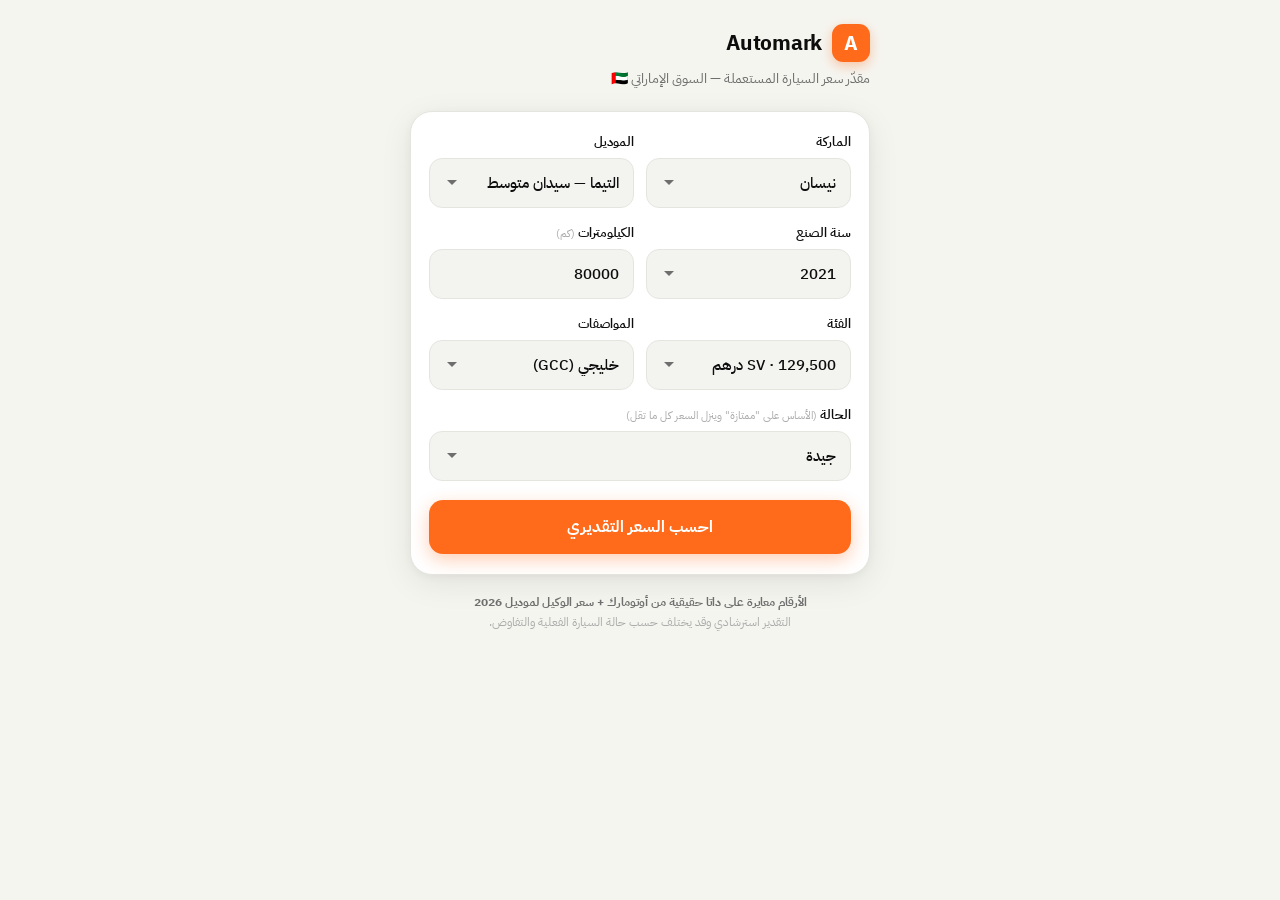
<file: web/index.html>
<!DOCTYPE html>
<html lang="ar" dir="rtl">
<head>
<meta charset="UTF-8"/>
<meta name="viewport" content="width=device-width, initial-scale=1.0"/>
<title>Automark – مقدّر سعر السيارات المستعملة</title>
<style>
@import url('https://fonts.googleapis.com/css2?family=IBM+Plex+Sans+Arabic:wght@300;400;500;600;700;800&display=swap');
*,*::before,*::after{margin:0;padding:0;box-sizing:border-box}
:root{
  --orange:#FF6B1A;--orange-light:#FFF0E5;--text:#0D0D0D;--text-muted:#6E6E6E;
  --text-faint:#AAAAAA;--bg:#F5F5F0;--white:#FFFFFF;--surface:#F3F3F0;--border:#E5E5E0;
  --green:#22C55E;--radius-lg:22px;--shadow:0 8px 32px rgba(0,0,0,.08),0 2px 8px rgba(0,0,0,.04);
}
body{font-family:'IBM Plex Sans Arabic',Tahoma,Arial,sans-serif;background:var(--bg);
  min-height:100vh;color:var(--text);padding:24px 14px 60px;display:flex;justify-content:center}
.app{width:100%;max-width:460px}
.brand{display:flex;align-items:center;gap:10px;margin-bottom:6px}
.brand .logo{width:38px;height:38px;border-radius:11px;background:var(--orange);color:#fff;
  display:grid;place-items:center;font-weight:800;font-size:20px;box-shadow:0 4px 12px rgba(255,107,26,.35)}
.brand h1{font-size:21px;font-weight:800;letter-spacing:-.3px}
.subtitle{color:var(--text-muted);font-size:14px;margin:4px 0 22px;font-weight:400}
.card{background:var(--white);border:1px solid var(--border);border-radius:var(--radius-lg);
  padding:20px 18px;box-shadow:var(--shadow);margin-bottom:18px}
.field{margin-bottom:15px}.field:last-child{margin-bottom:0}
label{display:block;font-size:13px;font-weight:600;margin-bottom:7px}
.hint{font-weight:400;color:var(--text-faint);font-size:11px}
select,input{width:100%;font-family:inherit;font-size:15px;font-weight:500;color:var(--text);
  background:var(--surface);border:1.5px solid var(--border);border-radius:13px;padding:13px 14px;
  outline:none;transition:.15s;-webkit-appearance:none;appearance:none}
select{background-image:url("data:image/svg+xml,%3Csvg xmlns='http://www.w3.org/2000/svg' width='12' height='8' viewBox='0 0 12 8'%3E%3Cpath fill='%236E6E6E' d='M1 1l5 5 5-5'/%3E%3C/svg%3E");
  background-repeat:no-repeat;background-position:left 16px center;padding-left:38px}
select:focus,input:focus{border-color:var(--orange);background:var(--orange-light)}
.row{display:grid;grid-template-columns:1fr 1fr;gap:12px}
.btn{width:100%;margin-top:4px;background:var(--orange);color:#fff;border:none;border-radius:14px;
  padding:15px;font-family:inherit;font-size:16px;font-weight:700;cursor:pointer;transition:.15s;
  box-shadow:0 6px 18px rgba(255,107,26,.32)}
.btn:hover{filter:brightness(1.05)}.btn:active{transform:translateY(1px)}
.result{display:none}.result.show{display:block;animation:fade .35s ease}
@keyframes fade{from{opacity:0;transform:translateY(8px)}to{opacity:1;transform:none}}
.result-head{display:flex;align-items:center;justify-content:space-between;margin-bottom:6px}
.result-car{font-size:15px;font-weight:700}
.result-age{font-size:12px;color:var(--text-muted);background:var(--surface);padding:4px 10px;border-radius:20px}
.dealer{font-size:12.5px;color:var(--text-muted);margin-bottom:8px}
.dealer b{color:var(--text);font-weight:700}
.price{font-size:38px;font-weight:800;color:var(--orange);letter-spacing:-1px;line-height:1.1;margin:6px 0 2px}
.price small{font-size:18px;font-weight:600;color:var(--text-muted)}
.range-label{font-size:13px;color:var(--text-muted);margin-bottom:10px}
.range-label b{color:var(--text);font-weight:700}
.bar{height:8px;background:linear-gradient(90deg,#FFD4B8,var(--orange),#FFD4B8);border-radius:8px;position:relative;margin:14px 0 22px}
.bar .dot{position:absolute;top:50%;width:16px;height:16px;background:#fff;border:3px solid var(--orange);
  border-radius:50%;transform:translate(50%,-50%);box-shadow:0 2px 6px rgba(0,0,0,.2)}
.breakdown{border-top:1px solid var(--border);padding-top:14px}
.brow{display:flex;justify-content:space-between;font-size:13px;padding:6px 0}
.brow span{color:var(--text-muted)}.brow b{font-weight:600}
.up{color:var(--green)}.down{color:#EF4444}
.disclaimer{font-size:11.5px;color:var(--text-faint);line-height:1.7;text-align:center;margin-top:8px}
.disclaimer b{color:var(--text-muted)}
</style>
</head>
<body>
<div class="app">
  <div class="brand"><div class="logo">A</div><h1>Automark</h1></div>
  <p class="subtitle">مقدّر سعر السيارة المستعملة — السوق الإماراتي 🇦🇪</p>

  <div class="card">
    <div class="row">
      <div class="field">
        <label>الماركة</label>
        <select id="brand"></select>
      </div>
      <div class="field">
        <label>الموديل</label>
        <select id="model"></select>
      </div>
    </div>
    <div class="row">
      <div class="field"><label>سنة الصنع</label><select id="year"></select></div>
      <div class="field"><label>الكيلومترات <span class="hint">(كم)</span></label>
        <input id="km" type="number" inputmode="numeric" value="80000" min="0" step="1000"/></div>
    </div>
    <div class="row">
      <div class="field"><label>الفئة</label><select id="trim"></select></div>
      <div class="field"><label>المواصفات</label>
        <select id="spec">
          <option value="gcc">خليجي (GCC)</option>
          <option value="american">أمريكي / وارد</option>
          <option value="canadian">كندي</option>
          <option value="european">أوروبي</option>
          <option value="japanese">ياباني</option>
          <option value="other">أخرى</option>
        </select>
      </div>
    </div>
    <div class="field">
      <label>الحالة <span class="hint">(الأساس على "ممتازة" وينزل السعر كل ما تقل)</span></label>
      <select id="condition">
        <option value="excellent">ممتازة</option>
        <option value="very_good">جيدة جداً</option>
        <option value="good" selected>جيدة</option>
        <option value="fair">مقبولة</option>
        <option value="weak">ضعيفة</option>
      </select>
    </div>
    <button class="btn" id="calc">احسب السعر التقديري</button>
  </div>

  <div class="card result" id="result">
    <div class="result-head">
      <div class="result-car" id="rCar"></div>
      <div class="result-age" id="rAge"></div>
    </div>
    <div class="dealer">سعر الوكيل (جديد): <b id="rDealer"></b></div>
    <div class="price"><span id="rPrice"></span> <small>درهم</small></div>
    <div class="range-label">المدى المتوقع في السوق: <b id="rRange"></b></div>
    <div class="bar"><div class="dot" id="rDot"></div></div>
    <div class="breakdown" id="rBreak"></div>
  </div>

  <p class="disclaimer">
    <b>الأرقام معايرة على داتا حقيقية من أوتومارك + سعر الوكيل لموديل 2026</b><br/>
    التقدير استرشادي وقد يختلف حسب حالة السيارة الفعلية والتفاوض.
  </p>
</div>

<script>
/* بيانات السوق — مصدر واحد مشترك مع محرّك Python (يُحقن عبر scripts/build_web.py) */
/* __MARKET_DATA_START__ */
const MARKET = {
  "meta": {
    "currency": "AED",
    "market": "UAE",
    "rates_unit": "percent",
    "base_year": 2026,
    "model_version": "2.0.0",
    "method": "anchored on real dealer (new) prices per trim, depreciation + km + condition + spec calibrated from real Automark listing data via log-linear regression",
    "notes": "كل المعدلات نِسب مئوية. السعر الأساسي (قبل معامل الحالة) = سعر السيارة في حالة 'ممتازة'؛ الحالات الأقل تخصم منه. أحدث سنة = نقطة وسط بين سعر الوكيل وأسعار الإعلانات. شرائح الحالة مشتقة من تشتت أسعار الداتا الفعلي.",
    "dealer_price_sources": [
      "https://www.drivearabia.com/carprices/uae/nissan/nissan-altima/",
      "https://uae.yallamotor.com/new-cars/nissan/altima",
      "https://ar.nissan-dubai.com/vehicles/new/altima.html"
    ],
    "data_source": "Automark export — data/raw/export_nissan_altima.md"
  },
  "condition_factors_pct": {
    "_doc": "شرائح الحالة الافتراضية العامة (الأعلى=الأساس). كل موديل ممكن يتجاوزها بقيم من داتته.",
    "excellent": 100,
    "very_good": 92,
    "good": 85,
    "fair": 78,
    "weak": 72
  },
  "brands": {
    "nissan": {
      "default_retention_pct": {
        "_doc": "معدّل الاحتفاظ القياسي للبراند (إعادة البيع). يُستخدم لأي موديل ليس له retention خاص — وسيلة عزل كل براند على حدة. نيسان أقل من هوندا أقل من تويوتا في الاحتفاظ بالقيمة بالسوق الإماراتي.",
        "year1": 76,
        "annual": 87
      },
      "models": {
        "altima": {
          "name_ar": "نيسان التيما",
          "name_en": "Nissan Altima",
          "body": "سيدان متوسط",
          "fuel": "بنزين",
          "new_year": 2026,
          "new_prices_gcc": {
            "S": 110500,
            "SR": 126500,
            "SV": 129500,
            "SL": 143500,
            "Platinum": 147000
          },
          "trim_labels_ar": {
            "S": "S (الأساسية)",
            "SR": "SR (سبورت)",
            "SV": "SV",
            "SL": "SL (فل)",
            "Platinum": "Platinum / Turbo (الأعلى)"
          },
          "default_trim": "SV",
          "_tuning": "خفض الخليجي ~10% خصوصاً الموديلات الجديدة (year1 84.5→76, annual 86.2→87) مع تعويض الوارد ليفضل ثابت (american 60→65 …) — 2026-06",
          "retention_pct": {
            "year1": 76,
            "annual": 87
          },
          "km": {
            "pct_per_10k": 0.946,
            "expected_km_per_year": 16000,
            "max_down_pct": 30,
            "max_up_pct": 12
          },
          "spec_factors_pct": {
            "gcc": 100,
            "american": 65,
            "canadian": 65,
            "european": 86,
            "japanese": 89,
            "other": 67
          },
          "condition_factors_pct": {
            "excellent": 100,
            "very_good": 92.1,
            "good": 84.8,
            "fair": 78.1,
            "weak": 71.9
          },
          "floor": 5000,
          "range_spread_pct": 8,
          "calibration": {
            "mdape_pct": 12.3,
            "n": 272,
            "source": "Automark export (288 listings)",
            "sigma_log": 0.1651
          },
          "_anchors_doc": "وسيط GCC لكل سنة، معدَّل من سعر الطلب في الإعلانات إلى القيمة السوقية الفعلية (خصم طلب←بيع ~10% بناءً على تغذية المستخدم إن الخليجي كان أعلى من السوق). يُقارَن بشريحة 'جيدة'.",
          "anchors": [
            {
              "year": 2023,
              "km": 8000,
              "price": 68000,
              "spec": "gcc",
              "trim": "SV"
            },
            {
              "year": 2021,
              "km": 46000,
              "price": 58000,
              "spec": "gcc",
              "trim": "unknown"
            },
            {
              "year": 2020,
              "km": 142000,
              "price": 40000,
              "spec": "gcc",
              "trim": "S"
            },
            {
              "year": 2018,
              "km": 258000,
              "price": 31000,
              "spec": "gcc",
              "trim": "SL"
            },
            {
              "year": 2016,
              "km": 164000,
              "price": 23000,
              "spec": "gcc",
              "trim": "unknown"
            }
          ]
        },
        "sunny": {
          "name_ar": "نيسان صني",
          "name_en": "Nissan Sunny",
          "body": "سيدان صغير",
          "fuel": "بنزين",
          "new_year": 2026,
          "new_prices_gcc": {
            "S": 61000,
            "SV": 68000,
            "SL": 73500
          },
          "default_trim": "SV",
          "km": {
            "pct_per_10k": 0.946,
            "expected_km_per_year": 16000,
            "max_down_pct": 30,
            "max_up_pct": 12
          },
          "spec_factors_pct": {
            "gcc": 100,
            "american": 65,
            "canadian": 65,
            "european": 86,
            "japanese": 89,
            "other": 67
          },
          "floor": 4000,
          "range_spread_pct": 8
        },
        "sentra": {
          "name_ar": "نيسان سنترا",
          "name_en": "Nissan Sentra",
          "body": "سيدان مدمج",
          "fuel": "بنزين",
          "new_year": 2026,
          "new_prices_gcc": {
            "S": 79300,
            "SV": 90000,
            "SR": 99000
          },
          "default_trim": "SV",
          "trim_labels_ar": {
            "SR": "SR (سبورت)"
          },
          "km": {
            "pct_per_10k": 0.946,
            "expected_km_per_year": 16000,
            "max_down_pct": 30,
            "max_up_pct": 12
          },
          "spec_factors_pct": {
            "gcc": 100,
            "american": 65,
            "canadian": 65,
            "european": 86,
            "japanese": 89,
            "other": 67
          },
          "floor": 5000,
          "range_spread_pct": 8
        },
        "maxima": {
          "name_ar": "نيسان مكسيما",
          "name_en": "Nissan Maxima",
          "body": "سيدان فل-سايز",
          "fuel": "بنزين",
          "new_year": 2026,
          "new_prices_gcc": {
            "SV": 129500,
            "SL": 148000,
            "Platinum": 166000
          },
          "default_trim": "SV",
          "km": {
            "pct_per_10k": 0.946,
            "expected_km_per_year": 16000,
            "max_down_pct": 30,
            "max_up_pct": 12
          },
          "spec_factors_pct": {
            "gcc": 100,
            "american": 65,
            "canadian": 65,
            "european": 86,
            "japanese": 89,
            "other": 67
          },
          "floor": 7000,
          "range_spread_pct": 8
        },
        "patrol": {
          "name_ar": "نيسان باترول",
          "name_en": "Nissan Patrol",
          "body": "SUV كبير",
          "fuel": "بنزين",
          "new_year": 2026,
          "new_prices_gcc": {
            "XE": 239900,
            "SE": 280000,
            "LE": 360000,
            "LE Platinum": 390000
          },
          "default_trim": "SE",
          "trim_labels_ar": {
            "LE Platinum": "LE Platinum City (الأعلى)"
          },
          "retention_pct": {
            "year1": 86,
            "annual": 91
          },
          "km": {
            "pct_per_10k": 0.946,
            "expected_km_per_year": 16000,
            "max_down_pct": 30,
            "max_up_pct": 12
          },
          "spec_factors_pct": {
            "gcc": 100,
            "american": 65,
            "canadian": 65,
            "european": 86,
            "japanese": 89,
            "other": 67
          },
          "floor": 25000,
          "range_spread_pct": 8
        },
        "x-trail": {
          "name_ar": "نيسان إكس-تريل",
          "name_en": "Nissan X-Trail",
          "body": "SUV متوسط",
          "fuel": "بنزين",
          "new_year": 2026,
          "new_prices_gcc": {
            "S": 101900,
            "SV": 125000,
            "SV+": 138000,
            "SL": 153000
          },
          "default_trim": "SV",
          "km": {
            "pct_per_10k": 0.946,
            "expected_km_per_year": 16000,
            "max_down_pct": 30,
            "max_up_pct": 12
          },
          "spec_factors_pct": {
            "gcc": 100,
            "american": 65,
            "canadian": 65,
            "european": 86,
            "japanese": 89,
            "other": 67
          },
          "floor": 7000,
          "range_spread_pct": 8
        },
        "kicks": {
          "name_ar": "نيسان كيكس",
          "name_en": "Nissan Kicks",
          "body": "كروس-أوفر صغير",
          "fuel": "بنزين",
          "new_year": 2026,
          "new_prices_gcc": {
            "S": 79900,
            "SV": 86900,
            "SV+": 94900,
            "SL": 109900
          },
          "default_trim": "SV",
          "km": {
            "pct_per_10k": 0.946,
            "expected_km_per_year": 16000,
            "max_down_pct": 30,
            "max_up_pct": 12
          },
          "spec_factors_pct": {
            "gcc": 100,
            "american": 65,
            "canadian": 65,
            "european": 86,
            "japanese": 89,
            "other": 67
          },
          "floor": 5000,
          "range_spread_pct": 8
        }
      }
    },
    "honda": {
      "default_retention_pct": {
        "_doc": "هوندا احتفاظ أعلى من نيسان وأقل من تويوتا في السوق الإماراتي.",
        "year1": 78,
        "annual": 89
      },
      "models": {
        "civic": {
          "name_ar": "هوندا سيفيك",
          "name_en": "Honda Civic",
          "body": "سيدان مدمج",
          "fuel": "بنزين",
          "new_year": 2026,
          "new_prices_gcc": {
            "LX": 99900,
            "EX": 118000,
            "Sport": 129900
          },
          "default_trim": "EX",
          "trim_labels_ar": {
            "Sport": "Sport 1.5T (الأعلى)"
          },
          "km": {
            "pct_per_10k": 0.946,
            "expected_km_per_year": 16000,
            "max_down_pct": 30,
            "max_up_pct": 12
          },
          "spec_factors_pct": {
            "gcc": 100,
            "american": 65,
            "canadian": 65,
            "european": 86,
            "japanese": 89,
            "other": 67
          },
          "floor": 6000,
          "range_spread_pct": 8,
          "demand_factor_pct": 106
        },
        "accord": {
          "name_ar": "هوندا أكورد",
          "name_en": "Honda Accord",
          "body": "سيدان متوسط",
          "fuel": "بنزين",
          "new_year": 2026,
          "new_prices_gcc": {
            "LX": 114900,
            "EX": 127000,
            "EX-L": 139900,
            "Sport Hybrid": 154000
          },
          "default_trim": "EX",
          "trim_labels_ar": {
            "Sport Hybrid": "Sport Hybrid (هايبرد)"
          },
          "km": {
            "pct_per_10k": 0.946,
            "expected_km_per_year": 16000,
            "max_down_pct": 30,
            "max_up_pct": 12
          },
          "spec_factors_pct": {
            "gcc": 100,
            "american": 65,
            "canadian": 65,
            "european": 86,
            "japanese": 89,
            "other": 67
          },
          "floor": 7000,
          "range_spread_pct": 8,
          "demand_factor_pct": 108
        },
        "cr-v": {
          "name_ar": "هوندا CR-V",
          "name_en": "Honda CR-V",
          "body": "SUV مدمج",
          "fuel": "بنزين",
          "new_year": 2026,
          "new_prices_gcc": {
            "LX": 124900,
            "EX": 145000,
            "Touring": 157900
          },
          "default_trim": "EX",
          "km": {
            "pct_per_10k": 0.946,
            "expected_km_per_year": 16000,
            "max_down_pct": 30,
            "max_up_pct": 12
          },
          "spec_factors_pct": {
            "gcc": 100,
            "american": 65,
            "canadian": 65,
            "european": 86,
            "japanese": 89,
            "other": 67
          },
          "floor": 8000,
          "range_spread_pct": 8,
          "demand_factor_pct": 107
        },
        "pilot": {
          "name_ar": "هوندا بايلوت",
          "name_en": "Honda Pilot",
          "body": "SUV متوسط 3 صفوف",
          "fuel": "بنزين",
          "new_year": 2026,
          "new_prices_gcc": {
            "EX": 176000,
            "Sport": 195000,
            "EX-L": 215000
          },
          "default_trim": "Sport",
          "km": {
            "pct_per_10k": 0.946,
            "expected_km_per_year": 16000,
            "max_down_pct": 30,
            "max_up_pct": 12
          },
          "spec_factors_pct": {
            "gcc": 100,
            "american": 65,
            "canadian": 65,
            "european": 86,
            "japanese": 89,
            "other": 67
          },
          "floor": 12000,
          "range_spread_pct": 8
        }
      }
    },
    "toyota": {
      "default_retention_pct": {
        "_doc": "تويوتا الأعلى احتفاظاً بالقيمة في السوق الإماراتي (إعادة بيع ممتازة).",
        "year1": 82,
        "annual": 91
      },
      "models": {
        "corolla": {
          "name_ar": "تويوتا كورولا",
          "name_en": "Toyota Corolla",
          "body": "سيدان مدمج",
          "fuel": "بنزين",
          "new_year": 2026,
          "new_prices_gcc": {
            "XLI": 76900,
            "GLI": 82900,
            "Hybrid": 95000
          },
          "default_trim": "GLI",
          "trim_labels_ar": {
            "Hybrid": "1.8 هايبرد"
          },
          "km": {
            "pct_per_10k": 0.946,
            "expected_km_per_year": 16000,
            "max_down_pct": 30,
            "max_up_pct": 12
          },
          "spec_factors_pct": {
            "gcc": 100,
            "american": 65,
            "canadian": 65,
            "european": 86,
            "japanese": 89,
            "other": 67
          },
          "floor": 5000,
          "range_spread_pct": 8,
          "demand_factor_pct": 95
        },
        "camry": {
          "name_ar": "تويوتا كامري",
          "name_en": "Toyota Camry",
          "body": "سيدان متوسط",
          "fuel": "بنزين",
          "new_year": 2026,
          "new_prices_gcc": {
            "XLE": 122900,
            "GLE": 133000,
            "Sport Hybrid": 143000,
            "Limited Hybrid": 152000
          },
          "default_trim": "GLE",
          "trim_labels_ar": {
            "Sport Hybrid": "Sport هايبرد",
            "Limited Hybrid": "Limited هايبرد (الأعلى)"
          },
          "km": {
            "pct_per_10k": 0.946,
            "expected_km_per_year": 16000,
            "max_down_pct": 30,
            "max_up_pct": 12
          },
          "spec_factors_pct": {
            "gcc": 100,
            "american": 65,
            "canadian": 65,
            "european": 86,
            "japanese": 89,
            "other": 67
          },
          "floor": 7000,
          "range_spread_pct": 8,
          "demand_factor_pct": 106
        },
        "land-cruiser": {
          "name_ar": "تويوتا لاندكروزر",
          "name_en": "Toyota Land Cruiser",
          "body": "SUV كبير",
          "fuel": "بنزين",
          "new_year": 2026,
          "new_prices_gcc": {
            "EXR": 239900,
            "GXR": 276900,
            "VXR": 316900,
            "GR-Sport": 399900
          },
          "default_trim": "GXR",
          "trim_labels_ar": {
            "GR-Sport": "GR-Sport 3.5TC (الأعلى)"
          },
          "km": {
            "pct_per_10k": 0.946,
            "expected_km_per_year": 16000,
            "max_down_pct": 30,
            "max_up_pct": 12
          },
          "spec_factors_pct": {
            "gcc": 100,
            "american": 65,
            "canadian": 65,
            "european": 86,
            "japanese": 89,
            "other": 67
          },
          "floor": 30000,
          "range_spread_pct": 8,
          "demand_factor_pct": 112
        },
        "prado": {
          "name_ar": "تويوتا برادو",
          "name_en": "Toyota Land Cruiser Prado",
          "body": "SUV متوسط",
          "fuel": "بنزين",
          "new_year": 2026,
          "new_prices_gcc": {
            "TXR": 199900,
            "GXR": 219900,
            "Adventure": 254900,
            "VXR": 264900
          },
          "default_trim": "GXR",
          "km": {
            "pct_per_10k": 0.946,
            "expected_km_per_year": 16000,
            "max_down_pct": 30,
            "max_up_pct": 12
          },
          "spec_factors_pct": {
            "gcc": 100,
            "american": 65,
            "canadian": 65,
            "european": 86,
            "japanese": 89,
            "other": 67
          },
          "floor": 25000,
          "range_spread_pct": 8,
          "demand_factor_pct": 115
        },
        "rav4": {
          "name_ar": "تويوتا RAV4",
          "name_en": "Toyota RAV4",
          "body": "SUV مدمج",
          "fuel": "بنزين",
          "new_year": 2026,
          "new_prices_gcc": {
            "EX": 105900,
            "EXR": 118000,
            "Hybrid VXR": 152900
          },
          "default_trim": "EXR",
          "trim_labels_ar": {
            "Hybrid VXR": "VXR هايبرد (الأعلى)"
          },
          "km": {
            "pct_per_10k": 0.946,
            "expected_km_per_year": 16000,
            "max_down_pct": 30,
            "max_up_pct": 12
          },
          "spec_factors_pct": {
            "gcc": 100,
            "american": 65,
            "canadian": 65,
            "european": 86,
            "japanese": 89,
            "other": 67
          },
          "floor": 8000,
          "range_spread_pct": 8,
          "demand_factor_pct": 118
        }
      }
    }
  }
};
/* __MARKET_DATA_END__ */

/* ===== محرّك التسعير — يطابق src/pricing_engine.py ===== */
function clamp(v,lo,hi){return Math.max(lo,Math.min(hi,v));}
function roundTo(x,b){return Math.round(x/b)*b;}
function findModel(name){
  const key=name.toLowerCase();
  for(const bk in MARKET.brands){const br=MARKET.brands[bk];
    if(key in br.models) return {brand:br, model:br.models[key]};}
  return null;
}
function estimate(input){
  const f=findModel(input.model); const m=f.model, brand=f.brand;
  const newYear=m.new_year ?? MARKET.meta.base_year;
  const age=Math.max(0,newYear-input.year);
  const trim=input.trim||m.default_trim;
  const newPrice=m.new_prices_gcc[trim] ?? m.new_prices_gcc[m.default_trim];
  const ret=m.retention_pct||brand.default_retention_pct;
  let excellent = age<=0 ? newPrice
    : newPrice*(ret.year1/100)*Math.pow(ret.annual/100, age-1);

  const km=m.km, expectedKm=km.expected_km_per_year*age;
  let kmAdj=-(km.pct_per_10k/100)*((input.km-expectedKm)/10000);
  kmAdj=clamp(kmAdj,-km.max_down_pct/100,km.max_up_pct/100);
  const mileageMult=1+kmAdj;

  const sf=m.spec_factors_pct;
  const specMult=(sf[input.spec] ?? sf.other ?? 100)/100;
  const cf=m.condition_factors_pct||MARKET.condition_factors_pct;
  const condMult=(cf[input.condition] ?? cf.good)/100;
  const demandMult=(m.demand_factor_pct ?? 100)/100;

  let value=excellent*demandMult*mileageMult*specMult*condMult;
  value=Math.max(value,m.floor);
  const spread=(m.range_spread_pct ?? 8)/100;
  return {
    price:roundTo(value,500), low:roundTo(value*(1-spread),500), high:roundTo(value*(1+spread),500),
    age, newPrice, nameAr:m.name_ar,
    parts:{mileageMult,specMult,condMult,trim}
  };
}

/* ===== الواجهة ===== */
const $=id=>document.getElementById(id);
const fmt=n=>n.toLocaleString('en-US');
const BRAND_NAMES={nissan:'نيسان',honda:'هوندا',toyota:'تويوتا'};
function currentModel(){return findModel($('model').value).model;}

function fillBrands(){
  const sel=$('brand');sel.innerHTML='';
  for(const bk in MARKET.brands){
    const o=document.createElement('option');o.value=bk;
    o.textContent=BRAND_NAMES[bk]||bk;sel.appendChild(o);}
}
function fillModels(){
  const bk=$('brand').value;
  const br=MARKET.brands[bk];
  const sel=$('model');sel.innerHTML='';
  if(!br)return;
  for(const mk in br.models){const m=br.models[mk];
    const o=document.createElement('option');o.value=mk;
    o.textContent=m.name_ar.replace(/^(نيسان|هوندا|تويوتا)\s*/,'')+' — '+m.body;
    sel.appendChild(o);}
}
function fillYears(){
  const m=currentModel(); const now=m.new_year ?? MARKET.meta.base_year;
  const sel=$('year');sel.innerHTML='';
  for(let y=now;y>=now-18;y--){const o=document.createElement('option');
    o.value=y;o.textContent=y;if(y===now-5)o.selected=true;sel.appendChild(o);}
}
function fillTrims(){
  const m=currentModel();const sel=$('trim');sel.innerHTML='';
  const labels=m.trim_labels_ar||{};
  for(const t in m.new_prices_gcc){const o=document.createElement('option');o.value=t;
    o.textContent=(labels[t]||t)+'  ·  '+fmt(m.new_prices_gcc[t])+' درهم';
    if(t===m.default_trim)o.selected=true;sel.appendChild(o);}
}
function pct(mult){const d=Math.round((mult-1)*100);return d===0?'—':(d>0?'+':'')+d+'%';}

function calc(){
  const input={model:$('model').value,year:+$('year').value,km:+($('km').value||0),
    trim:$('trim').value,spec:$('spec').value,condition:$('condition').value};
  const r=estimate(input);
  $('rCar').textContent=r.nameAr+' · موديل '+input.year;
  $('rAge').textContent=r.age+' سنوات';
  $('rDealer').textContent=fmt(r.newPrice)+' درهم ('+(currentModel().new_year)+' · '+r.parts.trim+')';
  $('rPrice').textContent=fmt(r.price);
  $('rRange').textContent=fmt(r.low)+' – '+fmt(r.high)+' درهم';
  const ratio=(r.price-r.low)/((r.high-r.low)||1);
  $('rDot').style.right=(ratio*100)+'%';
  const specNames={gcc:'خليجي',american:'أمريكي/وارد',canadian:'كندي',european:'أوروبي',japanese:'ياباني',other:'أخرى'};
  const condNames={excellent:'ممتازة',very_good:'جيدة جداً',good:'جيدة',fair:'مقبولة',weak:'ضعيفة'};
  const rows=[
    ['المواصفات ('+specNames[input.spec]+')',pct(r.parts.specMult),r.parts.specMult],
    ['الكيلومترات ('+fmt(input.km)+' كم)',pct(r.parts.mileageMult),r.parts.mileageMult],
    ['الحالة ('+condNames[input.condition]+')',pct(r.parts.condMult),r.parts.condMult],
  ];
  $('rBreak').innerHTML=rows.map(([k,v,mult])=>{
    const cls=mult>1?'up':(mult<1?'down':'');
    return `<div class="brow"><span>${k}</span><b class="${cls}">${v}</b></div>`;}).join('');
  $('result').classList.add('show');
  $('result').scrollIntoView({behavior:'smooth',block:'nearest'});
}

fillBrands();fillModels();fillYears();fillTrims();
$('brand').addEventListener('change',()=>{fillModels();fillYears();fillTrims();});
$('model').addEventListener('change',()=>{fillYears();fillTrims();});
$('calc').addEventListener('click',calc);
</script>
</body>
</html>
</file>
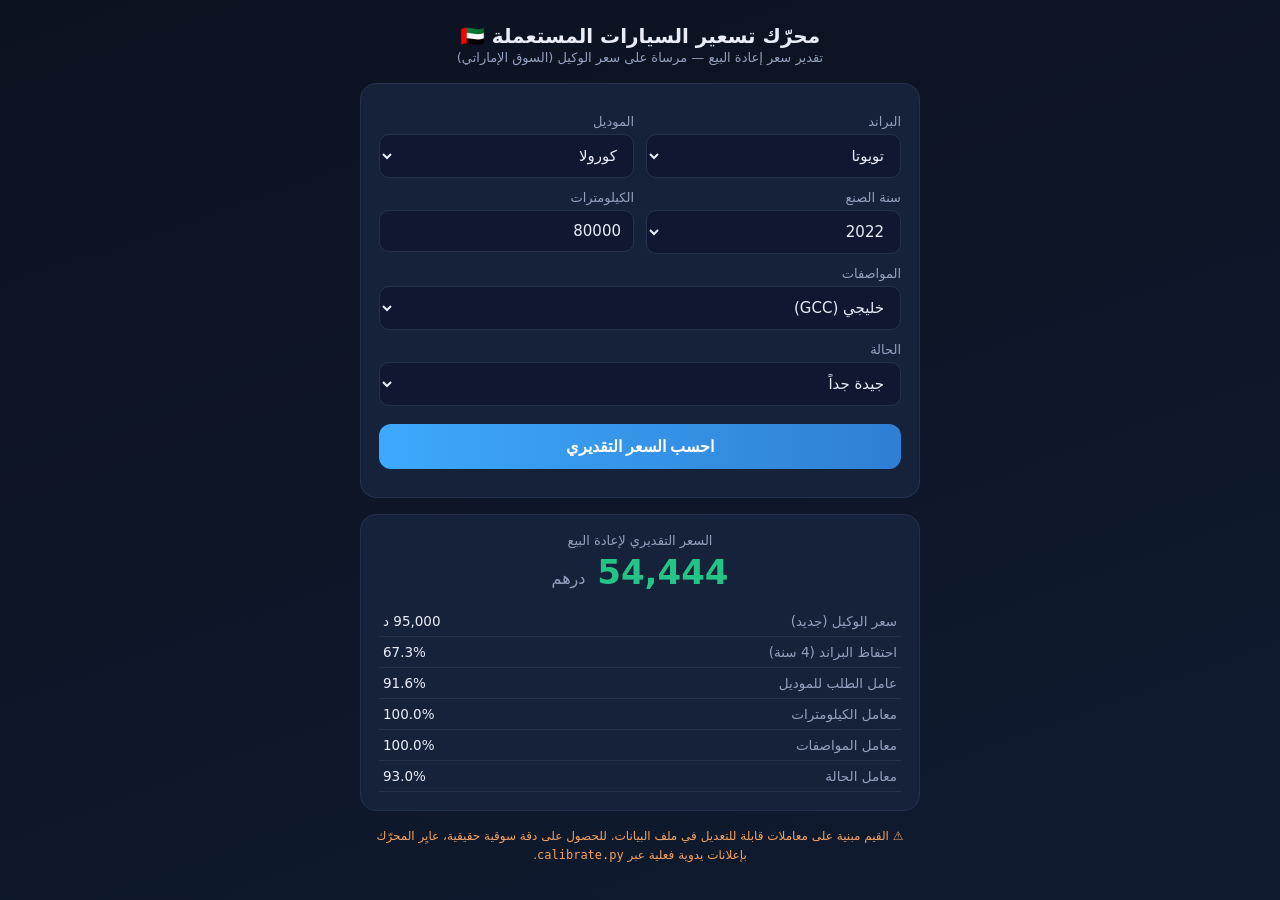
<file: pricing/web/index.html>
<!DOCTYPE html>
<html lang="ar" dir="rtl">
<head>
<meta charset="utf-8">
<meta name="viewport" content="width=device-width, initial-scale=1">
<title>محرّك تسعير السيارات المستعملة — الإمارات 🇦🇪</title>
<style>
  :root{
    --bg:#0e1726; --card:#16213a; --line:#26324d; --txt:#e8edf7;
    --muted:#93a1bf; --accent:#3da9fc; --accent2:#23c486; --warn:#f4a261;
  }
  *{box-sizing:border-box}
  body{
    margin:0; font-family:system-ui,"Segoe UI",Tahoma,Arial,sans-serif;
    background:linear-gradient(160deg,#0b1220,#101b30); color:var(--txt);
    min-height:100vh; padding:18px;
  }
  .wrap{max-width:560px; margin:0 auto}
  h1{font-size:20px; margin:6px 0 2px; text-align:center}
  .sub{color:var(--muted); text-align:center; font-size:13px; margin-bottom:18px}
  .card{background:var(--card); border:1px solid var(--line); border-radius:16px; padding:18px; margin-bottom:16px}
  label{display:block; font-size:13px; color:var(--muted); margin:12px 0 5px}
  select,input{
    width:100%; padding:11px 12px; border-radius:10px; border:1px solid var(--line);
    background:#0f1830; color:var(--txt); font-size:15px; font-family:inherit;
  }
  .row{display:flex; gap:12px}
  .row>div{flex:1}
  button{
    width:100%; margin-top:18px; padding:13px; border:0; border-radius:12px;
    background:linear-gradient(90deg,var(--accent),#2f7fd4); color:#fff;
    font-size:16px; font-weight:700; cursor:pointer;
  }
  button:active{transform:translateY(1px)}
  .price{font-size:34px; font-weight:800; color:var(--accent2); text-align:center; margin:4px 0}
  .price small{font-size:16px; color:var(--muted); font-weight:500}
  .ttl{text-align:center; color:var(--muted); font-size:13px}
  table{width:100%; border-collapse:collapse; margin-top:14px; font-size:13.5px}
  td{padding:7px 4px; border-bottom:1px solid var(--line)}
  td:last-child{text-align:left; color:var(--txt); font-variant-numeric:tabular-nums}
  td:first-child{color:var(--muted)}
  .hide{display:none}
  .note{color:var(--warn); font-size:12px; text-align:center; margin-top:14px; line-height:1.6}
  .err{color:#ff7a7a; text-align:center; margin-top:10px}
</style>
</head>
<body>
<div class="wrap">
  <h1>محرّك تسعير السيارات المستعملة 🇦🇪</h1>
  <div class="sub">تقدير سعر إعادة البيع — مرساة على سعر الوكيل (السوق الإماراتي)</div>

  <div class="card">
    <div class="row">
      <div>
        <label>البراند</label>
        <select id="brand"></select>
      </div>
      <div>
        <label>الموديل</label>
        <select id="model"></select>
      </div>
    </div>

    <div class="row">
      <div>
        <label>سنة الصنع</label>
        <select id="year"></select>
      </div>
      <div>
        <label>الكيلومترات</label>
        <input id="km" type="number" min="0" step="1000" value="80000" inputmode="numeric">
      </div>
    </div>

    <label>المواصفات</label>
    <select id="spec">
      <option value="gcc">خليجي (GCC)</option>
      <option value="imported">وارد (أمريكي/كندي)</option>
    </select>

    <label>الحالة</label>
    <select id="condition">
      <option value="excellent">ممتازة</option>
      <option value="very_good" selected>جيدة جداً</option>
      <option value="good">جيدة</option>
      <option value="fair">مقبولة</option>
      <option value="needs_work">تحتاج صيانة</option>
    </select>

    <button id="calc">احسب السعر التقديري</button>
    <div id="err" class="err"></div>
  </div>

  <div id="result" class="card hide">
    <div class="ttl">السعر التقديري لإعادة البيع</div>
    <div class="price"><span id="priceVal">—</span> <small>درهم</small></div>
    <table id="breakdown"></table>
  </div>

  <div class="note">
    ⚠️ القيم مبنية على معاملات قابلة للتعديل في ملف البيانات. للحصول على دقة سوقية حقيقية،
    عايِر المحرّك بإعلانات يدوية فعلية عبر <code>calibrate.py</code>.
  </div>
</div>

<script>window.PRICING_DATA = {"_meta": {"currency": "AED", "market": "UAE", "description": "محرّك تسعير السيارات المستعملة — مرساة على سعر الوكيل. كل القيم نِسب مئوية قابلة للتعديل.", "equation": "price = dealer_price[trim] * brand_retention(age) * demand_factor[model] * km_factor * spec_factor * condition_factor", "unified_base": "ناتج (ممتازة) ≈ سعر الإعلان × 0.88", "ad_to_sale_ratio": 0.88}, "retention_tiers": {"_doc": "احتفاظ البراند = الإهلاك العام. first_year_drop = خصم السنة الأولى، annual_drop = خصم كل سنة بعدها. retention(age) = (1-first_year_drop) * (1-annual_drop)^(age-1), age>=1 ; retention(0)=1. collectible = موديلات تحتفظ شبه كاملة (مثل G-Class).", "collectible": {"first_year_drop": 0.03, "annual_drop": 0.03, "floor": 0.85}, "high": {"first_year_drop": 0.15, "annual_drop": 0.075, "floor": 0.18}, "medium": {"first_year_drop": 0.2, "annual_drop": 0.11, "floor": 0.12}, "low": {"first_year_drop": 0.25, "annual_drop": 0.14, "floor": 0.08}, "german": {"first_year_drop": 0.28, "annual_drop": 0.165, "floor": 0.06}}, "brand_tier": {"toyota": "high", "lexus": "high", "honda": "medium", "mitsubishi": "medium", "hyundai": "medium", "kia": "medium", "nissan": "low", "ford": "low", "mercedes": "german", "bmw": "german"}, "km_factor": {"_doc": "كم أكتر = أرخص. expected_km = age * baseline_km_per_year. كل 10,000 كم فوق المتوقع تخصم step_per_10k، وتحت المتوقع تزيد بنفس النسبة. القيمة محصورة بين min/max.", "baseline_km_per_year": 20000, "step_per_10k": 0.02, "min": 0.8, "max": 1.12}, "spec_factor": {"_doc": "خليجي (GCC) كامل القيمة. وارد (أمريكي/كندي) ينخفض ~35% (الافتراضي العام).", "gcc": 1.0, "imported": 0.65}, "spec_factor_by_brand": {"_doc": "تجاوز معامل الوارد لكل براند (فجوة خليجي/وارد تختلف بالبراند). إن غاب براند تُستخدم spec_factor العامة.", "toyota": {"imported": 0.66}, "nissan": {"imported": 0.64}, "honda": {"imported": 0.66}, "mitsubishi": {"imported": 0.65}, "hyundai": {"imported": 0.63}, "kia": {"imported": 0.63}, "lexus": {"imported": 0.68}, "mercedes": {"imported": 0.6}, "bmw": {"imported": 0.6}, "ford": {"imported": 0.7}}, "condition_factor": {"_doc": "5 شرائح. ممتازة = القيمة الأساسية قبل خصم الحالة.", "excellent": 1.0, "very_good": 0.93, "good": 0.86, "fair": 0.75, "needs_work": 0.62}, "brands": {"toyota": {"label": "تويوتا", "models": {"corolla": {"label": "كورولا", "dealer_price": 95000, "demand_factor": 0.916, "type": "sedan"}, "camry": {"label": "كامري", "dealer_price": 130000, "demand_factor": 0.94, "type": "sedan"}, "land_cruiser": {"label": "لاندكروزر", "dealer_price": 320000, "demand_factor": 1.148, "type": "suv"}, "prado": {"label": "برادو", "dealer_price": 230000, "demand_factor": 1.179, "type": "suv"}, "rav4": {"label": "RAV4", "dealer_price": 130000, "demand_factor": 1.004, "type": "suv"}}}, "nissan": {"label": "نيسان", "models": {"altima": {"label": "التيما", "dealer_price": 105000, "demand_factor": 1.071, "type": "sedan"}, "sunny": {"label": "صني", "dealer_price": 70000, "demand_factor": 1.073, "type": "sedan"}, "patrol": {"label": "باترول", "dealer_price": 290000, "demand_factor": 0.933, "type": "suv", "retention_tier": "high"}, "x_trail": {"label": "إكس-تريل", "dealer_price": 115000, "demand_factor": 1.089, "type": "suv"}, "kicks": {"label": "كيكس", "dealer_price": 78000, "demand_factor": 1.013, "type": "suv"}}}, "honda": {"label": "هوندا", "models": {"civic": {"label": "سيفيك", "dealer_price": 100000, "demand_factor": 1.077, "type": "sedan"}, "accord": {"label": "أكورد", "dealer_price": 135000, "demand_factor": 1.008, "type": "sedan"}, "crv": {"label": "CR-V", "dealer_price": 130000, "demand_factor": 1.128, "type": "suv"}, "pilot": {"label": "بايلوت", "dealer_price": 200000, "demand_factor": 1.019, "type": "suv"}, "city": {"label": "سيتي", "dealer_price": 80000, "demand_factor": 1.016, "type": "sedan"}}}, "mitsubishi": {"label": "ميتسوبيشي", "models": {"pajero": {"label": "باجيرو", "dealer_price": 175000, "demand_factor": 1.08, "type": "suv"}, "lancer": {"label": "لانسر", "dealer_price": 75000, "demand_factor": 0.972, "type": "sedan"}, "attrage": {"label": "أتراج", "dealer_price": 60000, "demand_factor": 1.003, "type": "sedan"}, "montero_sport": {"label": "مونتيرو سبورت", "dealer_price": 150000, "demand_factor": 1.062, "type": "suv"}, "l200": {"label": "L200", "dealer_price": 110000, "demand_factor": 1.117, "type": "pickup"}}}, "hyundai": {"label": "هيونداي", "models": {"elantra": {"label": "إلنترا", "dealer_price": 90000, "demand_factor": 1.024, "type": "sedan"}, "tucson": {"label": "توسان", "dealer_price": 120000, "demand_factor": 1.029, "type": "suv"}, "sonata": {"label": "سوناتا", "dealer_price": 115000, "demand_factor": 0.969, "type": "sedan"}, "santafe": {"label": "سنتافي", "dealer_price": 150000, "demand_factor": 1.061, "type": "suv"}, "creta": {"label": "كريتا", "dealer_price": 85000, "demand_factor": 1.03, "type": "suv"}}}, "kia": {"label": "كيا", "models": {"sportage": {"label": "سبورتاج", "dealer_price": 115000, "demand_factor": 1.072, "type": "suv"}, "k5": {"label": "K5", "dealer_price": 110000, "demand_factor": 0.966, "type": "sedan"}, "cerato": {"label": "سيراتو", "dealer_price": 85000, "demand_factor": 1.033, "type": "sedan"}, "sorento": {"label": "سورينتو", "dealer_price": 150000, "demand_factor": 1.028, "type": "suv"}, "picanto": {"label": "بيكانتو", "dealer_price": 60000, "demand_factor": 1.028, "type": "sedan"}}}, "lexus": {"label": "لكزس", "models": {"es": {"label": "ES", "dealer_price": 200000, "demand_factor": 1.004, "type": "sedan"}, "rx": {"label": "RX", "dealer_price": 280000, "demand_factor": 1.079, "type": "suv"}, "lx": {"label": "LX", "dealer_price": 550000, "demand_factor": 1.158, "type": "suv"}, "gx": {"label": "GX", "dealer_price": 350000, "demand_factor": 1.133, "type": "suv"}, "nx": {"label": "NX", "dealer_price": 230000, "demand_factor": 0.962, "type": "suv"}}}, "mercedes": {"label": "مرسيدس", "models": {"c_class": {"label": "C-Class", "dealer_price": 230000, "demand_factor": 1.175, "type": "sedan"}, "e_class": {"label": "E-Class", "dealer_price": 320000, "demand_factor": 1.139, "type": "sedan"}, "s_class": {"label": "S-Class", "dealer_price": 600000, "demand_factor": 1.006, "type": "sedan"}, "glc": {"label": "GLC", "dealer_price": 280000, "demand_factor": 1.27, "type": "suv"}, "g_class": {"label": "G-Class", "dealer_price": 850000, "demand_factor": 1.057, "type": "suv", "retention_tier": "collectible"}}}, "bmw": {"label": "BMW", "models": {"series3": {"label": "الفئة الثالثة", "dealer_price": 230000, "demand_factor": 1.163, "type": "sedan"}, "series5": {"label": "الفئة الخامسة", "dealer_price": 320000, "demand_factor": 1.089, "type": "sedan"}, "x5": {"label": "X5", "dealer_price": 400000, "demand_factor": 1.279, "type": "suv"}, "series7": {"label": "الفئة السابعة", "dealer_price": 600000, "demand_factor": 0.971, "type": "sedan"}, "x6": {"label": "X6", "dealer_price": 450000, "demand_factor": 1.216, "type": "suv"}}}, "ford": {"label": "فورد", "models": {"explorer": {"label": "إكسبلورر", "dealer_price": 180000, "demand_factor": 1.102, "type": "suv"}, "mustang": {"label": "موستانج", "dealer_price": 200000, "demand_factor": 1.174, "type": "coupe"}, "edge": {"label": "إيدج", "dealer_price": 150000, "demand_factor": 1.094, "type": "suv"}, "f150": {"label": "F-150", "dealer_price": 220000, "demand_factor": 1.208, "type": "pickup"}, "expedition": {"label": "إكسبيديشن", "dealer_price": 280000, "demand_factor": 1.18, "type": "suv"}}}}};</script>
<script>
const D = window.PRICING_DATA;
const CUR_YEAR = 2026;
const $ = id => document.getElementById(id);

// ——— نفس معادلة المحرّك (engine.py) بالـJS ———
function modelRetention(brand, model, age){
  // تجاوز طبقة الاحتفاظ لكل موديل إن وُجد، وإلا طبقة البراند
  const tierName = D.brands[brand].models[model].retention_tier || D.brand_tier[brand];
  const tier = D.retention_tiers[tierName];
  if(age <= 0) return 1.0;
  const r = (1 - tier.first_year_drop) * Math.pow(1 - tier.annual_drop, age - 1);
  return Math.max(r, tier.floor);
}
function specFactor(brand, spec){
  // تجاوز معامل الوارد لكل براند إن وُجد، وإلا القيمة العامة
  const bb = (D.spec_factor_by_brand || {})[brand];
  if(bb && bb[spec] !== undefined) return bb[spec];
  return D.spec_factor[spec];
}
function kmFactor(age, km){
  const c = D.km_factor;
  const expected = Math.max(age,0) * c.baseline_km_per_year;
  const factor = 1 - ((km - expected)/10000) * c.step_per_10k;
  return Math.max(c.min, Math.min(c.max, factor));
}
function estimate(brand, model, age, km, spec, condition){
  const m = D.brands[brand].models[model];
  const f = {
    dealer_price:    m.dealer_price,
    brand_retention: modelRetention(brand, model, age),
    demand_factor:   m.demand_factor,
    km_factor:       kmFactor(age, km),
    spec_factor:     specFactor(brand, spec),
    condition_factor:D.condition_factor[condition],
  };
  const price = f.dealer_price * f.brand_retention * f.demand_factor *
                f.km_factor * f.spec_factor * f.condition_factor;
  return {price: Math.round(price), f};
}

// ——— تعبئة القوائم ———
function fillBrands(){
  const b = $('brand');
  Object.entries(D.brands).forEach(([k,v]) =>
    b.add(new Option(v.label, k)));
  fillModels();
}
function fillModels(){
  const b = $('brand').value, m = $('model');
  m.innerHTML = '';
  Object.entries(D.brands[b].models).forEach(([k,v]) =>
    m.add(new Option(v.label, k)));
}
function fillYears(){
  const y = $('year');
  for(let yr = CUR_YEAR; yr >= CUR_YEAR-15; yr--)
    y.add(new Option(yr, yr));
  y.value = CUR_YEAR - 4;
}

const fmt = n => n.toLocaleString('en-US');
const pct = n => (n*100).toFixed(1) + '%';

function calc(){
  $('err').textContent = '';
  const brand = $('brand').value, model = $('model').value;
  const age = CUR_YEAR - parseInt($('year').value, 10);
  const km = parseInt($('km').value, 10);
  if(isNaN(km) || km < 0){ $('err').textContent = 'أدخل كيلومترات صحيحة'; return; }

  const {price, f} = estimate(brand, model, age, km,
                              $('spec').value, $('condition').value);
  $('priceVal').textContent = fmt(price);
  $('breakdown').innerHTML = `
    <tr><td>سعر الوكيل (جديد)</td><td>${fmt(f.dealer_price)} د</td></tr>
    <tr><td>احتفاظ البراند (${age} سنة)</td><td>${pct(f.brand_retention)}</td></tr>
    <tr><td>عامل الطلب للموديل</td><td>${pct(f.demand_factor)}</td></tr>
    <tr><td>معامل الكيلومترات</td><td>${pct(f.km_factor)}</td></tr>
    <tr><td>معامل المواصفات</td><td>${pct(f.spec_factor)}</td></tr>
    <tr><td>معامل الحالة</td><td>${pct(f.condition_factor)}</td></tr>`;
  $('result').classList.remove('hide');
}

$('brand').addEventListener('change', fillModels);
$('calc').addEventListener('click', calc);
fillBrands(); fillYears(); calc();
</script>
</body>
</html>
</file>
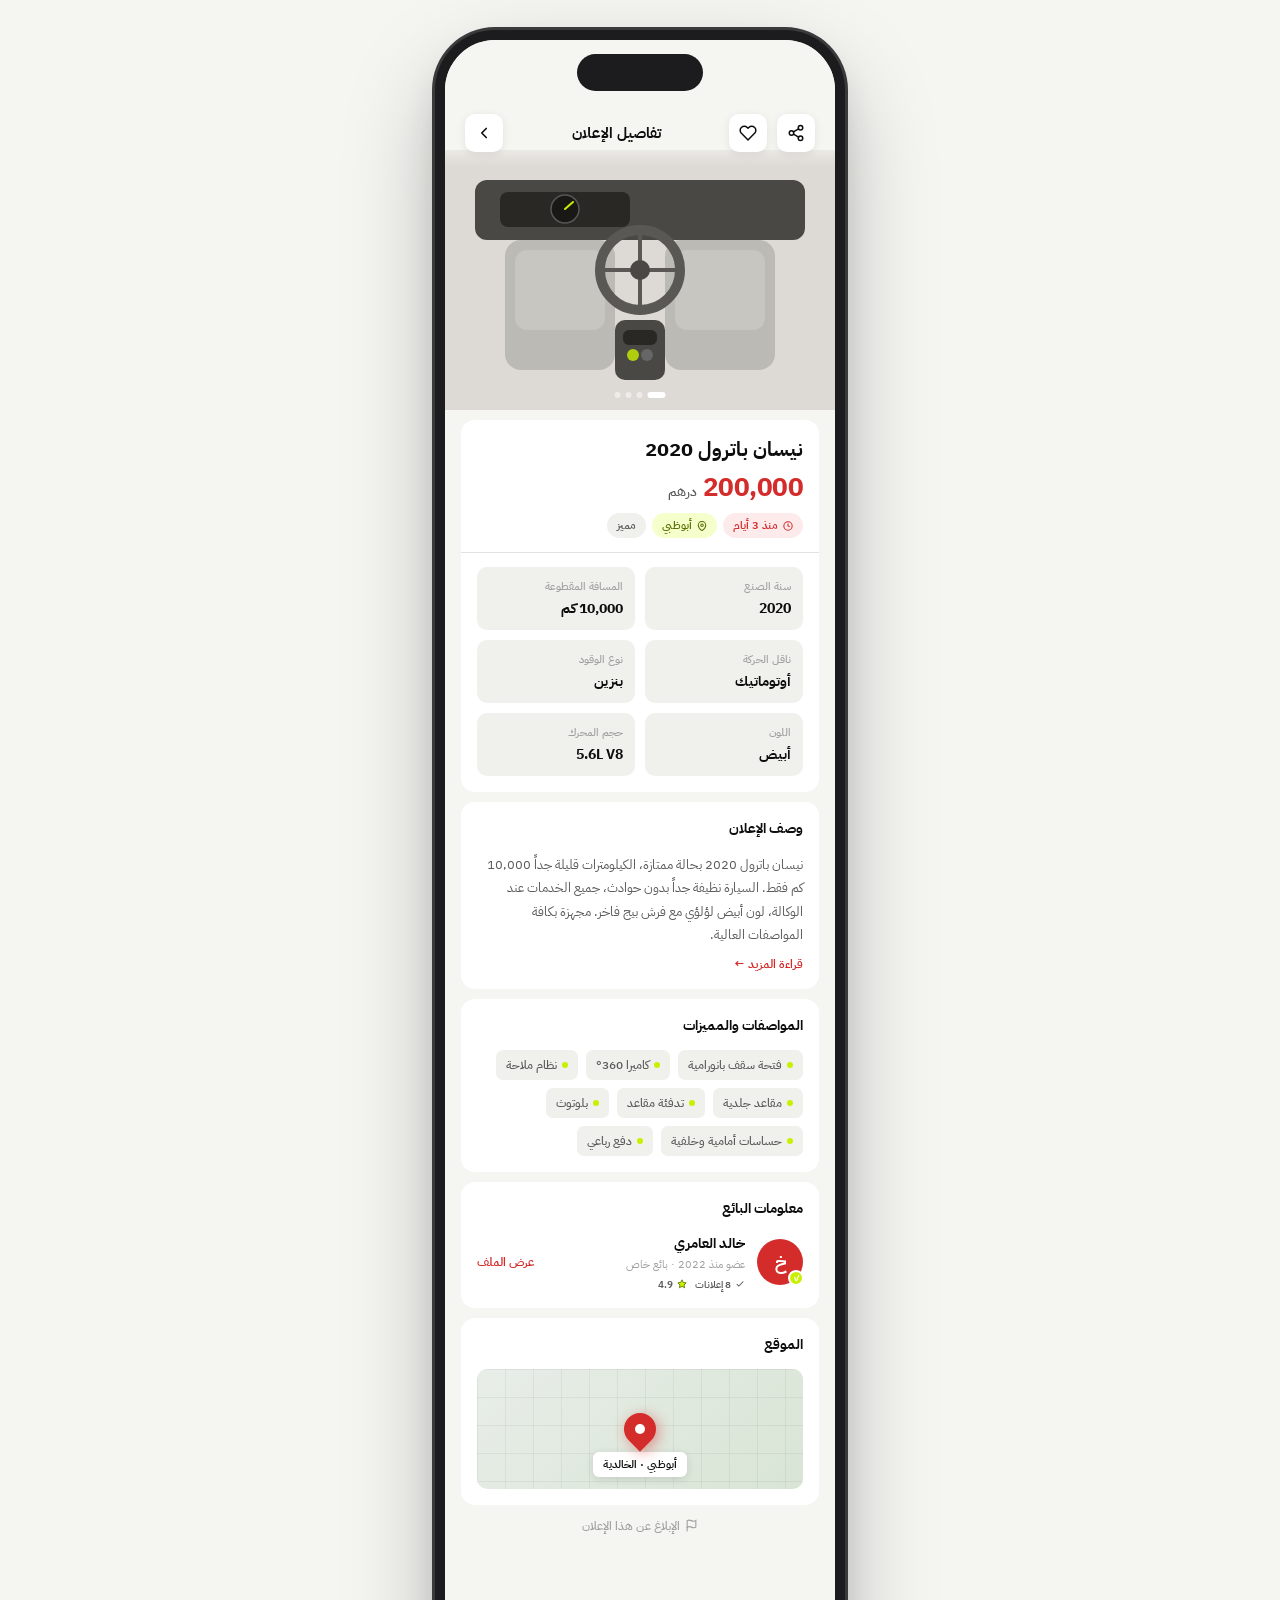
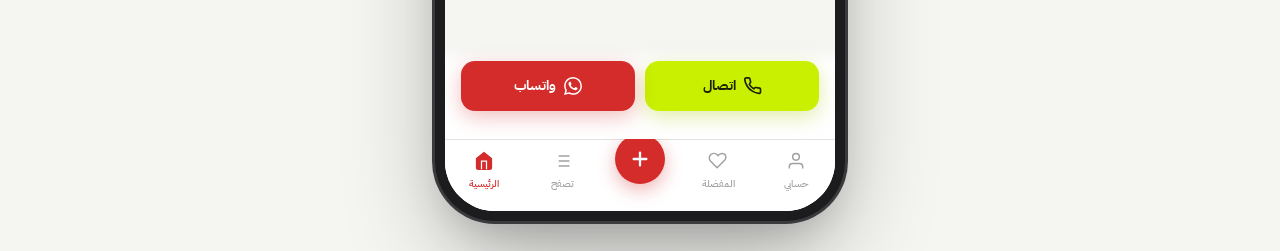
<file: ad-details.html>
<!DOCTYPE html>
<html lang="ar" dir="rtl">
<head>
<meta charset="UTF-8"/>
<meta name="viewport" content="width=device-width, initial-scale=1.0"/>
<title>تفاصيل الإعلان – AutoMark</title>
<link rel="preconnect" href="https://fonts.googleapis.com"/>
<link rel="preconnect" href="https://fonts.gstatic.com" crossorigin/>
<link href="https://fonts.googleapis.com/css2?family=IBM+Plex+Sans+Arabic:wght@300;400;500;600;700;800&display=swap" rel="stylesheet"/>
<style>
*,*::before,*::after{margin:0;padding:0;box-sizing:border-box}

:root{
  --red:#D42B2B;
  --red-dark:#B01F1F;
  --red-light:#FDEAEA;
  --lime:#C8F000;
  --lime-dark:#A8CB00;
  --lime-light:#F4FFCC;
  --text:#0D0D0D;
  --text-muted:#5A5A5A;
  --text-faint:#A0A0A0;
  --bg:#F5F5F2;
  --white:#FFFFFF;
  --surface:#F0F0ED;
  --border:#E2E2DE;
  --radius:14px;
  --radius-sm:10px;
  --radius-xs:7px;
}

body{
  font-family:'IBM Plex Sans Arabic',Tahoma,'Arial Unicode MS',Arial,sans-serif;
  background:var(--bg);
  min-height:100vh;
  display:flex;
  align-items:center;
  justify-content:center;
  padding:40px 16px;
}

/* ── Phone shell ── */
.shell{
  width:390px;
  background:var(--bg);
  border-radius:50px;
  overflow:hidden;
  position:relative;
  box-shadow:
    0 0 0 10px #1C1C1E,
    0 0 0 13px #3A3A3C,
    0 40px 100px rgba(0,0,0,.30),
    0 20px 40px rgba(0,0,0,.16);
}

.island{
  position:absolute;
  top:14px;left:50%;
  transform:translateX(-50%);
  width:126px;height:37px;
  background:#1C1C1E;
  border-radius:20px;
  z-index:50;
  pointer-events:none;
}

/* ── Scrollable screen ── */
.screen{
  min-height:844px;
  display:flex;
  flex-direction:column;
  background:var(--bg);
  padding-top:60px;
  overflow-y:auto;
  position:relative;
}

/* ── Top bar ── */
.topbar{
  position:absolute;
  top:60px;left:0;right:0;
  display:flex;
  align-items:center;
  justify-content:space-between;
  padding:14px 20px;
  z-index:20;
  background:linear-gradient(to bottom,rgba(245,245,242,1) 60%,rgba(245,245,242,0));
}
.topbar-btn{
  width:38px;height:38px;
  background:var(--white);
  border-radius:var(--radius-sm);
  display:flex;align-items:center;justify-content:center;
  box-shadow:0 2px 10px rgba(0,0,0,.08);
  cursor:pointer;border:none;
  flex-shrink:0;
}
.topbar-btn svg{display:block}
.topbar-actions{display:flex;align-items:center;gap:10px}
.topbar-title{
  font-size:15px;font-weight:700;color:var(--text);
  flex:1;text-align:center;
}

/* ── Gallery ── */
.gallery{
  width:100%;
  position:relative;
  margin-top:50px;
}
.gallery-track{
  display:flex;
  overflow-x:auto;
  scroll-snap-type:x mandatory;
  scrollbar-width:none;
  gap:0;
}
.gallery-track::-webkit-scrollbar{display:none}

.gallery-img{
  width:100%;
  min-width:100%;
  height:260px;
  scroll-snap-align:start;
  position:relative;
  overflow:hidden;
  flex-shrink:0;
  background:#E8E8E4;
  display:flex;align-items:center;justify-content:center;
}
.gallery-img svg{width:100%;height:100%;object-fit:cover}

/* Sold ribbon */
.ribbon{
  position:absolute;
  top:0;right:0;
  background:var(--red);
  color:var(--white);
  font-size:10px;font-weight:700;
  padding:5px 12px;
  border-radius:0 0 0 var(--radius-sm);
}

/* Gallery dots */
.gallery-dots{
  position:absolute;
  bottom:12px;left:50%;
  transform:translateX(-50%);
  display:flex;gap:5px;
  z-index:5;
}
.dot{
  width:6px;height:6px;
  border-radius:50%;
  background:rgba(255,255,255,.5);
}
.dot.active{
  background:var(--white);
  width:18px;
  border-radius:3px;
}

/* Gallery badge: km count */
.gallery-count{
  position:absolute;
  bottom:12px;right:16px;
  background:rgba(0,0,0,.45);
  backdrop-filter:blur(6px);
  color:#fff;
  font-size:10px;font-weight:600;
  padding:4px 9px;
  border-radius:20px;
  z-index:5;
}

/* ── Body ── */
.body{
  display:flex;
  flex-direction:column;
  gap:0;
  padding-bottom:100px;
}

/* ── Card ── */
.card{
  background:var(--white);
  margin:10px 16px 0;
  border-radius:var(--radius);
  padding:16px;
  display:flex;
  flex-direction:column;
  gap:14px;
}

/* ── Title row ── */
.title-row{
  display:flex;
  flex-direction:column;
  gap:6px;
}
.car-name{
  font-size:20px;font-weight:800;color:var(--text);
  line-height:1.3;
}
.price-row{
  display:flex;align-items:baseline;gap:6px;
}
.price{
  font-size:26px;font-weight:800;color:var(--red);
  letter-spacing:-.5px;
}
.price-unit{font-size:14px;font-weight:500;color:var(--text-muted)}

.badge-row{
  display:flex;align-items:center;gap:6px;flex-wrap:wrap;
}
.badge{
  display:inline-flex;align-items:center;gap:5px;
  padding:4px 10px;border-radius:20px;
  font-size:11px;font-weight:600;
}
.badge-red{background:var(--red-light);color:var(--red)}
.badge-lime{background:var(--lime-light);color:#5A7000}
.badge-gray{background:var(--surface);color:var(--text-muted)}

/* ── Specs grid ── */
.specs{
  display:grid;
  grid-template-columns:1fr 1fr;
  gap:10px;
}
.spec-item{
  display:flex;
  flex-direction:column;
  gap:3px;
  background:var(--surface);
  border-radius:var(--radius-sm);
  padding:11px 12px;
}
.spec-label{font-size:11px;color:var(--text-faint);font-weight:500}
.spec-value{font-size:14px;font-weight:700;color:var(--text)}

/* ── Divider ── */
.divider{height:1px;background:var(--border);margin:0 -16px}

/* ── Section title ── */
.sec-title{
  font-size:14px;font-weight:700;color:var(--text);
}

/* ── Description ── */
.desc-text{
  font-size:13px;font-weight:400;color:var(--text-muted);
  line-height:1.8;
}
.read-more{
  font-size:12px;font-weight:600;color:var(--red);
  margin-top:-6px;cursor:pointer;width:fit-content;
}

/* ── Features list ── */
.features{
  display:flex;flex-wrap:wrap;gap:8px;
}
.feature{
  display:flex;align-items:center;gap:5px;
  background:var(--surface);
  border-radius:var(--radius-xs);
  padding:6px 10px;
  font-size:12px;font-weight:500;color:var(--text-muted);
}
.feature-dot{
  width:6px;height:6px;
  border-radius:50%;
  background:var(--lime);
  flex-shrink:0;
}

/* ── Seller ── */
.seller{
  display:flex;align-items:center;gap:12px;
}
.seller-avatar{
  width:46px;height:46px;border-radius:50%;
  background:var(--red);
  display:flex;align-items:center;justify-content:center;
  font-size:18px;font-weight:800;color:#fff;flex-shrink:0;
  position:relative;
}
.verified-badge{
  position:absolute;
  bottom:-1px;right:-1px;
  width:16px;height:16px;
  background:var(--lime);
  border-radius:50%;
  display:flex;align-items:center;justify-content:center;
  font-size:8px;
  border:2px solid var(--white);
}
.seller-info{flex:1;display:flex;flex-direction:column;gap:2px}
.seller-name{font-size:14px;font-weight:700;color:var(--text)}
.seller-sub{font-size:11px;color:var(--text-faint)}
.seller-stats{display:flex;align-items:center;gap:8px;margin-top:2px}
.stat-chip{
  display:flex;align-items:center;gap:4px;
  font-size:10px;font-weight:600;color:var(--text-muted);
}

/* Profile link */
.profile-link{
  font-size:12px;font-weight:600;color:var(--red);
  text-decoration:none;white-space:nowrap;
}

/* ── Map placeholder ── */
.map-box{
  height:120px;
  background:linear-gradient(135deg,#E8EDE8,#D8E5D5);
  border-radius:var(--radius-sm);
  position:relative;
  overflow:hidden;
  display:flex;align-items:center;justify-content:center;
}
.map-grid{
  position:absolute;inset:0;
  background-image:
    linear-gradient(rgba(0,0,0,.05) 1px,transparent 1px),
    linear-gradient(90deg,rgba(0,0,0,.05) 1px,transparent 1px);
  background-size:28px 28px;
}
.map-pin{
  position:relative;z-index:2;
  display:flex;flex-direction:column;align-items:center;gap:2px;
}
.pin-circle{
  width:32px;height:32px;
  background:var(--red);
  border-radius:50% 50% 50% 0;
  transform:rotate(-45deg);
  display:flex;align-items:center;justify-content:center;
  box-shadow:0 4px 14px rgba(212,43,43,.45);
}
.pin-circle::after{
  content:'';width:10px;height:10px;
  background:var(--white);border-radius:50%;
  transform:rotate(45deg);
}
.map-label{
  background:var(--white);
  border-radius:6px;padding:4px 10px;
  font-size:11px;font-weight:600;color:var(--text);
  box-shadow:0 2px 8px rgba(0,0,0,.12);
  white-space:nowrap;
}

/* ── Report ── */
.report-row{
  display:flex;align-items:center;justify-content:center;gap:5px;
  padding:12px;cursor:pointer;
}
.report-txt{font-size:12px;font-weight:500;color:var(--text-faint)}

/* ── Fixed bottom CTA ── */
.bottom-cta{
  position:sticky;
  bottom:0;left:0;right:0;
  background:linear-gradient(to top,var(--white) 80%,transparent);
  padding:14px 16px 28px;
  display:flex;gap:10px;
  z-index:30;
}
.btn{
  flex:1;
  height:50px;
  border-radius:var(--radius);
  font-family:'IBM Plex Sans Arabic',sans-serif;
  font-size:14px;font-weight:700;
  display:flex;align-items:center;justify-content:center;gap:8px;
  border:none;cursor:pointer;
  transition:transform .15s ease,opacity .15s ease;
}
.btn:active{transform:scale(.97)}

.btn-call{
  background:var(--lime);
  color:#1A2200;
  box-shadow:0 6px 20px rgba(168,203,0,.35);
}
.btn-call:hover{opacity:.9}

.btn-whatsapp{
  background:var(--red);
  color:var(--white);
  box-shadow:0 6px 20px rgba(212,43,43,.30);
}
.btn-whatsapp:hover{opacity:.9}

/* ── Tab bar ── */
.tabbar{
  background:var(--white);
  border-top:1px solid var(--border);
  display:flex;align-items:center;justify-content:space-around;
  padding:10px 0 20px;
  position:sticky;
  bottom:0;
}
.tab{
  display:flex;flex-direction:column;align-items:center;gap:4px;
  font-size:10px;color:var(--text-faint);font-weight:500;cursor:pointer;
  flex:1;
}
.tab.active{color:var(--red)}
.tab-icon{width:22px;height:22px;display:flex;align-items:center;justify-content:center}
.tab-add{
  width:50px;height:50px;
  background:var(--red);
  border-radius:50%;
  display:flex;align-items:center;justify-content:center;
  box-shadow:0 6px 18px rgba(212,43,43,.35);
  margin-top:-22px;
}

</style>
</head>
<body>

<div class="shell">
  <div class="island"></div>

  <div class="screen">

    <!-- Top bar -->
    <div class="topbar">
      <div class="topbar-actions">
        <button class="topbar-btn">
          <!-- Share -->
          <svg width="18" height="18" viewBox="0 0 24 24" fill="none" stroke="#0D0D0D" stroke-width="2" stroke-linecap="round" stroke-linejoin="round">
            <circle cx="18" cy="5" r="3"/><circle cx="6" cy="12" r="3"/><circle cx="18" cy="19" r="3"/>
            <line x1="8.59" y1="13.51" x2="15.42" y2="17.49"/><line x1="15.41" y1="6.51" x2="8.59" y2="10.49"/>
          </svg>
        </button>
        <button class="topbar-btn">
          <!-- Heart -->
          <svg width="18" height="18" viewBox="0 0 24 24" fill="none" stroke="#0D0D0D" stroke-width="2" stroke-linecap="round" stroke-linejoin="round">
            <path d="M20.84 4.61a5.5 5.5 0 0 0-7.78 0L12 5.67l-1.06-1.06a5.5 5.5 0 0 0-7.78 7.78l1.06 1.06L12 21.23l7.78-7.78 1.06-1.06a5.5 5.5 0 0 0 0-7.78z"/>
          </svg>
        </button>
      </div>
      <div class="topbar-title">تفاصيل الإعلان</div>
      <!-- Back -->
      <button class="topbar-btn">
        <svg width="18" height="18" viewBox="0 0 24 24" fill="none" stroke="#0D0D0D" stroke-width="2.2" stroke-linecap="round" stroke-linejoin="round">
          <polyline points="15 18 9 12 15 6"/>
        </svg>
      </button>
    </div>

    <!-- Gallery -->
    <div class="gallery">
      <div class="gallery-track" id="gallery">

        <!-- Slide 1 -->
        <div class="gallery-img">
          <svg viewBox="0 0 390 260" fill="none" xmlns="http://www.w3.org/2000/svg" preserveAspectRatio="xMidYMid slice">
            <rect width="390" height="260" fill="#DDDDD8"/>
            <!-- Road shadow -->
            <ellipse cx="195" cy="215" rx="160" ry="18" fill="rgba(0,0,0,.10)"/>
            <!-- Body -->
            <rect x="45" y="120" width="300" height="85" rx="14" fill="#C8C8C2"/>
            <!-- Roof -->
            <path d="M95 120 Q105 68 148 65 L248 65 Q290 65 300 120 Z" fill="#DDDDD8"/>
            <!-- Windshield -->
            <path d="M120 118 Q126 76 150 73 L220 73 Q248 73 258 118 Z" fill="#9BBFD8" fill-opacity=".75"/>
            <!-- Center pillar -->
            <line x1="192" y1="73" x2="192" y2="118" stroke="#AAAAAA" stroke-width="3"/>
            <!-- Door lines -->
            <line x1="192" y1="118" x2="192" y2="200" stroke="#B5B5B0" stroke-width="1.5" stroke-dasharray="3,3"/>
            <!-- Door handle L -->
            <rect x="215" y="160" width="22" height="7" rx="3.5" fill="#AFAFAA"/>
            <!-- Door handle R -->
            <rect x="153" y="160" width="22" height="7" rx="3.5" fill="#AFAFAA"/>
            <!-- Mirror L -->
            <rect x="295" y="124" width="18" height="10" rx="4" fill="#BBBBB5"/>
            <!-- Mirror R -->
            <rect x="77" y="124" width="18" height="10" rx="4" fill="#BBBBB5"/>
            <!-- Wheel L -->
            <circle cx="110" cy="205" r="32" fill="#555"/>
            <circle cx="110" cy="205" r="22" fill="#888"/>
            <circle cx="110" cy="205" r="10" fill="#555"/>
            <circle cx="110" cy="205" r="4" fill="#999"/>
            <!-- Wheel R -->
            <circle cx="280" cy="205" r="32" fill="#555"/>
            <circle cx="280" cy="205" r="22" fill="#888"/>
            <circle cx="280" cy="205" r="10" fill="#555"/>
            <circle cx="280" cy="205" r="4" fill="#999"/>
            <!-- Headlights -->
            <rect x="320" y="128" width="24" height="22" rx="6" fill="#F5F0CC" fill-opacity=".95"/>
            <rect x="320" y="128" width="24" height="22" rx="6" fill="none" stroke="#E0D870" stroke-width="1"/>
            <!-- Taillights -->
            <rect x="46" y="128" width="22" height="22" rx="6" fill="#D42B2B" fill-opacity=".90"/>
            <!-- Grille -->
            <rect x="322" y="158" width="20" height="28" rx="5" fill="#555"/>
            <line x1="325" y1="162" x2="325" y2="182" stroke="#777" stroke-width="1"/>
            <line x1="329" y1="162" x2="329" y2="182" stroke="#777" stroke-width="1"/>
            <line x1="333" y1="162" x2="333" y2="182" stroke="#777" stroke-width="1"/>
            <line x1="337" y1="162" x2="337" y2="182" stroke="#777" stroke-width="1"/>
            <!-- Bumper -->
            <rect x="45" y="195" width="300" height="10" rx="5" fill="#B5B5B0"/>
          </svg>
          <!-- Neon lime accent tag -->
          <div style="position:absolute;top:16px;right:16px;background:#C8F000;color:#1A2200;font-size:11px;font-weight:700;padding:5px 12px;border-radius:20px;">للبيع</div>
          <div class="gallery-count">1 / 4</div>
        </div>

        <!-- Slide 2 (interior placeholder) -->
        <div class="gallery-img" style="background:#E0DDD8;">
          <svg viewBox="0 0 390 260" fill="none" xmlns="http://www.w3.org/2000/svg" preserveAspectRatio="xMidYMid slice">
            <rect width="390" height="260" fill="#DDD9D4"/>
            <!-- Seats -->
            <rect x="60" y="90" width="110" height="130" rx="16" fill="#BBBAB4"/>
            <rect x="70" y="100" width="90" height="80" rx="12" fill="#C8C6C0"/>
            <rect x="220" y="90" width="110" height="130" rx="16" fill="#BBBAB4"/>
            <rect x="230" y="100" width="90" height="80" rx="12" fill="#C8C6C0"/>
            <!-- Dashboard -->
            <rect x="30" y="30" width="330" height="60" rx="12" fill="#4A4845"/>
            <rect x="55" y="42" width="130" height="35" rx="8" fill="#2A2825"/>
            <!-- Speedometer -->
            <circle cx="120" cy="59" r="14" fill="#1A1815" stroke="#555" stroke-width="1.5"/>
            <line x1="120" y1="59" x2="128" y2="52" stroke="#C8F000" stroke-width="2" stroke-linecap="round"/>
            <!-- Steering wheel -->
            <circle cx="195" cy="120" r="40" stroke="#5A5855" stroke-width="10" fill="none"/>
            <line x1="195" y1="80" x2="195" y2="160" stroke="#5A5855" stroke-width="4"/>
            <line x1="155" y1="120" x2="235" y2="120" stroke="#5A5855" stroke-width="4"/>
            <circle cx="195" cy="120" r="10" fill="#4A4845"/>
            <!-- Center console -->
            <rect x="170" y="170" width="50" height="60" rx="10" fill="#4A4845"/>
            <rect x="178" y="180" width="34" height="15" rx="6" fill="#2A2825"/>
            <circle cx="188" cy="205" r="6" fill="#C8F000" fill-opacity=".8"/>
            <circle cx="202" cy="205" r="6" fill="#666"/>
          </svg>
        </div>

      </div>

      <!-- Dots -->
      <div class="gallery-dots">
        <div class="dot active"></div>
        <div class="dot"></div>
        <div class="dot"></div>
        <div class="dot"></div>
      </div>
    </div>

    <!-- Body -->
    <div class="body">

      <!-- Card 1: Title + Price + Badges -->
      <div class="card">
        <div class="title-row">
          <div class="car-name">نيسان باترول 2020</div>
          <div class="price-row">
            <span class="price">200,000</span>
            <span class="price-unit">درهم</span>
          </div>
          <div class="badge-row">
            <span class="badge badge-red">
              <svg width="10" height="10" viewBox="0 0 24 24" fill="none" stroke="currentColor" stroke-width="2.5">
                <circle cx="12" cy="12" r="10"/><polyline points="12 6 12 12 16 14"/>
              </svg>
              منذ 3 أيام
            </span>
            <span class="badge badge-lime">
              <svg width="10" height="10" viewBox="0 0 24 24" fill="none" stroke="currentColor" stroke-width="2.5">
                <path d="M21 10c0 7-9 13-9 13s-9-6-9-13a9 9 0 0 1 18 0z"/><circle cx="12" cy="10" r="3"/>
              </svg>
              أبوظبي
            </span>
            <span class="badge badge-gray">مميز</span>
          </div>
        </div>

        <div class="divider"></div>

        <!-- Specs 2x2 -->
        <div class="specs">
          <div class="spec-item">
            <span class="spec-label">سنة الصنع</span>
            <span class="spec-value">2020</span>
          </div>
          <div class="spec-item">
            <span class="spec-label">المسافة المقطوعة</span>
            <span class="spec-value">10,000 كم</span>
          </div>
          <div class="spec-item">
            <span class="spec-label">ناقل الحركة</span>
            <span class="spec-value">أوتوماتيك</span>
          </div>
          <div class="spec-item">
            <span class="spec-label">نوع الوقود</span>
            <span class="spec-value">بنزين</span>
          </div>
          <div class="spec-item">
            <span class="spec-label">اللون</span>
            <span class="spec-value">أبيض</span>
          </div>
          <div class="spec-item">
            <span class="spec-label">حجم المحرك</span>
            <span class="spec-value">5.6L V8</span>
          </div>
        </div>
      </div>

      <!-- Card 2: Description -->
      <div class="card">
        <div class="sec-title">وصف الإعلان</div>
        <div class="desc-text">
          نيسان باترول 2020 بحالة ممتازة، الكيلومترات قليلة جداً 10,000 كم فقط. السيارة نظيفة جداً بدون حوادث، جميع الخدمات عند الوكالة، لون أبيض لؤلؤي مع فرش بيج فاخر. مجهزة بكافة المواصفات العالية.
        </div>
        <div class="read-more">قراءة المزيد ←</div>
      </div>

      <!-- Card 3: Features -->
      <div class="card">
        <div class="sec-title">المواصفات والمميزات</div>
        <div class="features">
          <div class="feature"><div class="feature-dot"></div>فتحة سقف بانورامية</div>
          <div class="feature"><div class="feature-dot"></div>كاميرا 360°</div>
          <div class="feature"><div class="feature-dot"></div>نظام ملاحة</div>
          <div class="feature"><div class="feature-dot"></div>مقاعد جلدية</div>
          <div class="feature"><div class="feature-dot"></div>تدفئة مقاعد</div>
          <div class="feature"><div class="feature-dot"></div>بلوتوث</div>
          <div class="feature"><div class="feature-dot"></div>حساسات أمامية وخلفية</div>
          <div class="feature"><div class="feature-dot"></div>دفع رباعي</div>
        </div>
      </div>

      <!-- Card 4: Seller -->
      <div class="card">
        <div class="sec-title">معلومات البائع</div>
        <div class="seller">
          <div class="seller-avatar">
            خ
            <div class="verified-badge">✓</div>
          </div>
          <div class="seller-info">
            <div class="seller-name">خالد العامري</div>
            <div class="seller-sub">عضو منذ 2022 · بائع خاص</div>
            <div class="seller-stats">
              <div class="stat-chip">
                <svg width="10" height="10" viewBox="0 0 24 24" fill="none" stroke="currentColor" stroke-width="2.5"><polyline points="20 6 9 17 4 12"/></svg>
                8 إعلانات
              </div>
              <div class="stat-chip">
                <svg width="10" height="10" viewBox="0 0 24 24" fill="#C8F000" stroke="#5A7000" stroke-width="2">
                  <polygon points="12 2 15.09 8.26 22 9.27 17 14.14 18.18 21.02 12 17.77 5.82 21.02 7 14.14 2 9.27 8.91 8.26 12 2"/>
                </svg>
                4.9
              </div>
            </div>
          </div>
          <a href="#" class="profile-link">عرض الملف</a>
        </div>
      </div>

      <!-- Card 5: Location -->
      <div class="card">
        <div class="sec-title">الموقع</div>
        <div class="map-box">
          <div class="map-grid"></div>
          <div class="map-pin">
            <div class="pin-circle"></div>
          </div>
          <div class="map-label" style="position:absolute;bottom:12px;right:50%;transform:translateX(50%)">أبوظبي · الخالدية</div>
        </div>
      </div>

      <!-- Report -->
      <div class="report-row">
        <svg width="13" height="13" viewBox="0 0 24 24" fill="none" stroke="#A0A0A0" stroke-width="2" stroke-linecap="round">
          <path d="M4 15s1-1 4-1 5 2 8 2 4-1 4-1V3s-1 1-4 1-5-2-8-2-4 1-4 1z"/>
          <line x1="4" y1="22" x2="4" y2="15"/>
        </svg>
        <span class="report-txt">الإبلاغ عن هذا الإعلان</span>
      </div>

    </div>

    <!-- Fixed CTA -->
    <div class="bottom-cta">
      <button class="btn btn-call">
        <svg width="18" height="18" viewBox="0 0 24 24" fill="none" stroke="currentColor" stroke-width="2.2" stroke-linecap="round" stroke-linejoin="round">
          <path d="M22 16.92v3a2 2 0 0 1-2.18 2 19.79 19.79 0 0 1-8.63-3.07A19.5 19.5 0 0 1 4.07 12 19.79 19.79 0 0 1 1 3.23a2 2 0 0 1 1.99-2h3a2 2 0 0 1 2 1.72 12.84 12.84 0 0 0 .7 2.81 2 2 0 0 1-.45 2.11L7.09 9.91A16 16 0 0 0 13 15.82l1.27-1.27a2 2 0 0 1 2.11-.45 12.84 12.84 0 0 0 2.81.7A2 2 0 0 1 22 16.92z"/>
        </svg>
        اتصال
      </button>
      <button class="btn btn-whatsapp">
        <svg width="18" height="18" viewBox="0 0 24 24" fill="white">
          <path d="M17.472 14.382c-.297-.149-1.758-.867-2.03-.967-.273-.099-.471-.148-.67.15-.197.297-.767.966-.94 1.164-.173.199-.347.223-.644.075-.297-.15-1.255-.463-2.39-1.475-.883-.788-1.48-1.761-1.653-2.059-.173-.297-.018-.458.13-.606.134-.133.298-.347.446-.52.149-.174.198-.298.298-.497.099-.198.05-.371-.025-.52-.075-.149-.669-1.612-.916-2.207-.242-.579-.487-.5-.669-.51-.173-.008-.371-.01-.57-.01-.198 0-.52.074-.792.372-.272.297-1.04 1.016-1.04 2.479 0 1.462 1.065 2.875 1.213 3.074.149.198 2.096 3.2 5.077 4.487.709.306 1.262.489 1.694.625.712.227 1.36.195 1.871.118.571-.085 1.758-.719 2.006-1.413.248-.694.248-1.289.173-1.413-.074-.124-.272-.198-.57-.347m-5.421 7.403h-.004a9.87 9.87 0 0 1-5.031-1.378l-.361-.214-3.741.982.998-3.648-.235-.374a9.86 9.86 0 0 1-1.51-5.26c.001-5.45 4.436-9.884 9.888-9.884 2.64 0 5.122 1.03 6.988 2.898a9.825 9.825 0 0 1 2.893 6.994c-.003 5.45-4.437 9.884-9.885 9.884m8.413-18.297A11.815 11.815 0 0 0 12.05 0C5.495 0 .16 5.335.157 11.892c0 2.096.547 4.142 1.588 5.945L.057 24l6.305-1.654a11.882 11.882 0 0 0 5.683 1.448h.005c6.554 0 11.89-5.335 11.893-11.893a11.821 11.821 0 0 0-3.48-8.413Z"/>
        </svg>
        واتساب
      </button>
    </div>

    <!-- Tab bar -->
    <div class="tabbar">
      <div class="tab">
        <div class="tab-icon">
          <svg width="20" height="20" viewBox="0 0 24 24" fill="none" stroke="currentColor" stroke-width="1.8">
            <path d="M20 21v-2a4 4 0 0 0-4-4H8a4 4 0 0 0-4 4v2"/><circle cx="12" cy="7" r="4"/>
          </svg>
        </div>
        حسابي
      </div>
      <div class="tab">
        <div class="tab-icon">
          <svg width="20" height="20" viewBox="0 0 24 24" fill="none" stroke="currentColor" stroke-width="1.8">
            <path d="M20.84 4.61a5.5 5.5 0 0 0-7.78 0L12 5.67l-1.06-1.06a5.5 5.5 0 0 0-7.78 7.78l7.78 7.78 7.78-7.78 1.06-1.06a5.5 5.5 0 0 0 0-7.78z"/>
          </svg>
        </div>
        المفضلة
      </div>
      <div class="tab">
        <div class="tab-add">
          <svg width="22" height="22" viewBox="0 0 24 24" fill="white" stroke="white" stroke-width="2.5" stroke-linecap="round">
            <line x1="12" y1="5" x2="12" y2="19"/><line x1="5" y1="12" x2="19" y2="12"/>
          </svg>
        </div>
      </div>
      <div class="tab">
        <div class="tab-icon">
          <svg width="20" height="20" viewBox="0 0 24 24" fill="none" stroke="currentColor" stroke-width="1.8">
            <line x1="8" y1="6" x2="21" y2="6"/><line x1="8" y1="12" x2="21" y2="12"/><line x1="8" y1="18" x2="21" y2="18"/>
            <line x1="3" y1="6" x2="3.01" y2="6"/><line x1="3" y1="12" x2="3.01" y2="12"/><line x1="3" y1="18" x2="3.01" y2="18"/>
          </svg>
        </div>
        تصفح
      </div>
      <div class="tab active">
        <div class="tab-icon">
          <svg width="20" height="20" viewBox="0 0 24 24" fill="#D42B2B" stroke="#D42B2B" stroke-width="1.5">
            <path d="M3 9l9-7 9 7v11a2 2 0 0 1-2 2H5a2 2 0 0 1-2-2z"/>
            <polyline points="9 22 9 12 15 12 15 22" fill="none" stroke="white" stroke-width="1.5"/>
          </svg>
        </div>
        الرئيسية
      </div>
    </div>

  </div><!-- /screen -->
</div><!-- /shell -->

</body>
</html>
</file>
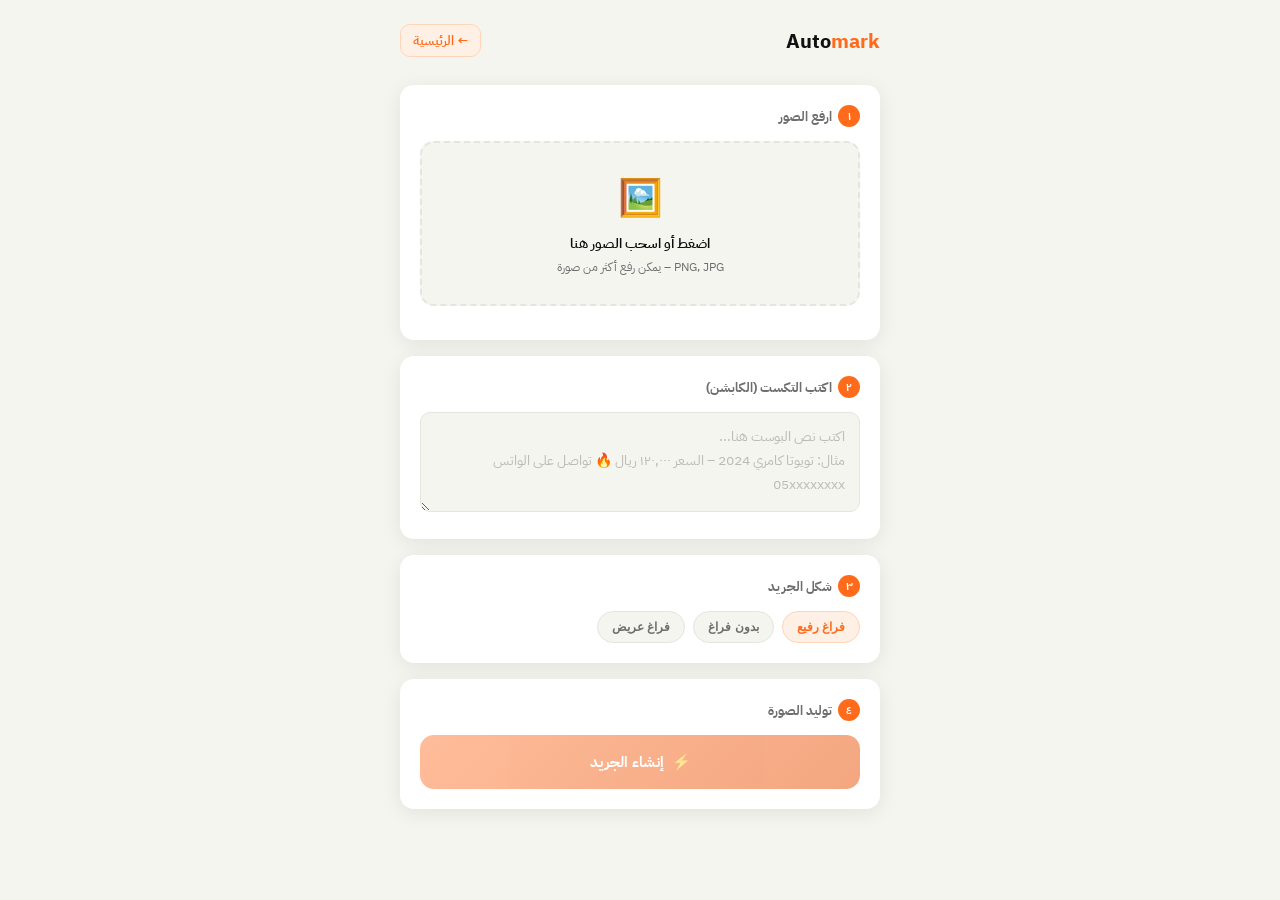
<file: grid.html>
<!DOCTYPE html>
<html lang="ar" dir="rtl">
<head>
<meta charset="UTF-8"/>
<meta name="viewport" content="width=device-width, initial-scale=1.0"/>
<title>Automark – صانع الجريد</title>
<style>
@import url('https://fonts.googleapis.com/css2?family=IBM+Plex+Sans+Arabic:wght@300;400;500;600;700;800&display=swap');

*,*::before,*::after{margin:0;padding:0;box-sizing:border-box}

:root{
  --orange:#FF6B1A;
  --orange-light:#FFF0E5;
  --orange-border:#FFD4B8;
  --text:#0D0D0D;
  --text-muted:#6E6E6E;
  --bg:#F5F5F0;
  --white:#FFFFFF;
  --surface:#F3F3F0;
  --border:#E5E5E0;
  --green:#22C55E;
  --radius:14px;
  --shadow:0 4px 20px rgba(0,0,0,.08);
}

body{
  font-family:'IBM Plex Sans Arabic',Tahoma,Arial,sans-serif;
  background:var(--bg);
  min-height:100vh;
  padding:24px 16px 48px;
  color:var(--text);
}

/* ── Top Bar ── */
.topbar{
  display:flex;align-items:center;justify-content:space-between;
  max-width:480px;margin:0 auto 28px;
}
.logo{font-size:20px;font-weight:800;color:#111}
.logo b{color:var(--orange)}
.back-btn{
  font-size:13px;font-weight:600;color:var(--orange);
  text-decoration:none;display:flex;align-items:center;gap:4px;
  background:var(--orange-light);border:1px solid var(--orange-border);
  border-radius:10px;padding:6px 12px;
}

/* ── Card ── */
.card{
  max-width:480px;margin:0 auto 16px;
  background:var(--white);border-radius:var(--radius);
  box-shadow:var(--shadow);padding:20px;
}
.card-title{font-size:13px;font-weight:700;color:var(--text-muted);margin-bottom:14px;display:flex;align-items:center;gap:6px}
.step-num{
  width:22px;height:22px;border-radius:50%;
  background:var(--orange);color:#fff;
  font-size:11px;font-weight:800;
  display:flex;align-items:center;justify-content:center;flex-shrink:0;
}

/* ── Upload Zone ── */
.upload-zone{
  border:2px dashed var(--border);border-radius:var(--radius);
  padding:28px 16px;text-align:center;cursor:pointer;
  transition:border-color .2s,background .2s;
  background:var(--bg);
}
.upload-zone:hover,.upload-zone.drag{
  border-color:var(--orange);background:var(--orange-light);
}
.upload-icon{font-size:36px;margin-bottom:8px}
.upload-label{font-size:14px;font-weight:600;color:var(--text)}
.upload-sub{font-size:12px;color:var(--text-muted);margin-top:4px}
#fileInput{display:none}

/* ── Thumbnails Grid ── */
.thumbs{
  display:grid;grid-template-columns:repeat(4,1fr);gap:8px;margin-top:14px;
}
.thumb{
  position:relative;aspect-ratio:1;border-radius:10px;overflow:hidden;cursor:pointer;
  border:3px solid transparent;transition:border-color .18s,transform .18s;
}
.thumb.selected{border-color:var(--orange);transform:scale(.97)}
.thumb img{width:100%;height:100%;object-fit:cover;display:block}
.thumb-check{
  position:absolute;top:5px;right:5px;
  width:22px;height:22px;border-radius:50%;
  background:rgba(255,255,255,.9);
  display:flex;align-items:center;justify-content:center;
  font-size:13px;opacity:0;transition:opacity .18s;
}
.thumb.selected .thumb-check{opacity:1}
.thumb-del{
  position:absolute;top:5px;left:5px;
  width:22px;height:22px;border-radius:50%;
  background:rgba(0,0,0,.45);color:#fff;font-size:11px;
  display:flex;align-items:center;justify-content:center;
  opacity:0;transition:opacity .18s;cursor:pointer;
}
.thumb:hover .thumb-del{opacity:1}
.sel-count{
  font-size:12px;font-weight:600;color:var(--orange);margin-top:10px;text-align:center;
}

/* ── Caption ── */
textarea{
  width:100%;border:1.5px solid var(--border);border-radius:10px;
  padding:12px 14px;font-size:14px;line-height:1.7;
  font-family:'IBM Plex Sans Arabic',Tahoma,Arial,sans-serif;
  color:var(--text);background:var(--bg);
  resize:vertical;min-height:100px;
  transition:border-color .2s;outline:none;
}
textarea:focus{border-color:var(--orange)}
textarea::placeholder{color:#BBBBB5}

/* ── Grid Style Options ── */
.options{display:flex;gap:8px;flex-wrap:wrap}
.opt-btn{
  padding:8px 14px;border-radius:50px;
  font-size:12px;font-weight:600;
  border:1.5px solid var(--border);background:var(--bg);
  color:var(--text-muted);cursor:pointer;transition:all .18s;
}
.opt-btn.active{
  background:var(--orange-light);border-color:var(--orange-border);color:var(--orange);
}

/* ── Preview Canvas ── */
.preview-wrap{
  border-radius:var(--radius);overflow:hidden;
  background:#000;position:relative;
  border:1.5px solid var(--border);
}
#previewCanvas{
  width:100%;height:auto;display:block;
}
.preview-empty{
  aspect-ratio:1;display:flex;flex-direction:column;
  align-items:center;justify-content:center;
  background:var(--bg);gap:8px;
}
.preview-empty-icon{font-size:40px;opacity:.3}
.preview-empty-txt{font-size:13px;color:var(--text-muted)}

/* ── Action Button ── */
.btn-build{
  width:100%;padding:16px;border-radius:var(--radius);
  background:linear-gradient(135deg,#FF7A35,#E84E00);
  color:#fff;font-size:15px;font-weight:700;
  font-family:'IBM Plex Sans Arabic',Tahoma,Arial,sans-serif;
  border:none;cursor:pointer;
  box-shadow:0 8px 24px rgba(232,78,0,.25);
  transition:transform .18s,box-shadow .18s;
  display:flex;align-items:center;justify-content:center;gap:8px;
}
.btn-build:hover{transform:translateY(-2px);box-shadow:0 12px 32px rgba(232,78,0,.35)}
.btn-build:active{transform:scale(.98)}
.btn-build:disabled{opacity:.5;cursor:not-allowed;transform:none;box-shadow:none}

.btn-dl{
  width:100%;padding:14px;border-radius:var(--radius);
  background:var(--surface);border:1.5px solid var(--border);
  color:var(--text);font-size:14px;font-weight:700;
  font-family:'IBM Plex Sans Arabic',Tahoma,Arial,sans-serif;
  cursor:pointer;transition:all .18s;
  display:flex;align-items:center;justify-content:center;gap:8px;
}
.btn-dl:hover{background:#EBEBEB}

/* ── Caption Copy Box ── */
.caption-box{
  background:var(--bg);border:1.5px solid var(--border);border-radius:10px;
  padding:12px 14px;font-size:13px;line-height:1.7;
  white-space:pre-wrap;word-break:break-word;
  color:var(--text);
}
.copy-row{display:flex;align-items:center;justify-content:space-between;margin-bottom:8px}
.copy-label{font-size:12px;font-weight:700;color:var(--text-muted)}
.copy-btn{
  font-size:11px;font-weight:700;color:var(--orange);
  background:var(--orange-light);border:1px solid var(--orange-border);
  border-radius:8px;padding:4px 10px;cursor:pointer;
  font-family:'IBM Plex Sans Arabic',Tahoma,Arial,sans-serif;
  transition:opacity .15s;
}
.copy-btn:hover{opacity:.75}

/* ── Toast ── */
.toast{
  position:fixed;bottom:28px;left:50%;transform:translateX(-50%) translateY(80px);
  background:#111;color:#fff;font-size:13px;font-weight:600;
  padding:10px 22px;border-radius:50px;
  transition:transform .3s ease,opacity .3s ease;opacity:0;pointer-events:none;
  font-family:'IBM Plex Sans Arabic',Tahoma,Arial,sans-serif;
}
.toast.show{transform:translateX(-50%) translateY(0);opacity:1}
</style>
</head>
<body>

<!-- Top Bar -->
<div class="topbar">
  <div class="logo">Auto<b>mark</b></div>
  <a class="back-btn" href="index.html">← الرئيسية</a>
</div>

<!-- Step 1: Upload -->
<div class="card">
  <div class="card-title"><div class="step-num">١</div> ارفع الصور</div>
  <div class="upload-zone" id="uploadZone">
    <div class="upload-icon">🖼️</div>
    <div class="upload-label">اضغط أو اسحب الصور هنا</div>
    <div class="upload-sub">PNG, JPG – يمكن رفع أكثر من صورة</div>
    <input type="file" id="fileInput" accept="image/*" multiple>
  </div>
  <div class="thumbs" id="thumbsGrid"></div>
  <div class="sel-count" id="selCount" style="display:none"></div>
</div>

<!-- Step 2: Caption -->
<div class="card">
  <div class="card-title"><div class="step-num">٢</div> اكتب التكست (الكابشن)</div>
  <textarea id="caption" placeholder="اكتب نص البوست هنا...&#10;مثال: تويوتا كامري 2024 – السعر ١٢٠,٠٠٠ ريال 🔥 تواصل على الواتس 05xxxxxxxx"></textarea>
</div>

<!-- Step 3: Style -->
<div class="card">
  <div class="card-title"><div class="step-num">٣</div> شكل الجريد</div>
  <div class="options">
    <button class="opt-btn active" data-gap="4">فراغ رفيع</button>
    <button class="opt-btn" data-gap="0">بدون فراغ</button>
    <button class="opt-btn" data-gap="12">فراغ عريض</button>
  </div>
</div>

<!-- Step 4: Build -->
<div class="card">
  <div class="card-title"><div class="step-num">٤</div> توليد الصورة</div>
  <button class="btn-build" id="buildBtn" disabled>
    <span>⚡</span> إنشاء الجريد
  </button>
</div>

<!-- Step 5: Result -->
<div class="card" id="resultCard" style="display:none">
  <div class="card-title"><div class="step-num">٥</div> النتيجة – احفظ وارفع</div>

  <div class="preview-wrap">
    <canvas id="previewCanvas"></canvas>
  </div>

  <div style="margin-top:12px;display:flex;flex-direction:column;gap:8px">
    <button class="btn-build" id="dlBtn">
      <span>💾</span> تحميل الصورة
    </button>
  </div>

  <div style="margin-top:16px">
    <div class="copy-row">
      <div class="copy-label">الكابشن جاهز للنسخ</div>
      <button class="copy-btn" id="copyBtn">نسخ</button>
    </div>
    <div class="caption-box" id="captionBox"></div>
  </div>
</div>

<div class="toast" id="toast"></div>

<script>
const uploadZone = document.getElementById('uploadZone');
const fileInput  = document.getElementById('fileInput');
const thumbsGrid = document.getElementById('thumbsGrid');
const selCount   = document.getElementById('selCount');
const buildBtn   = document.getElementById('buildBtn');
const resultCard = document.getElementById('resultCard');
const previewCanvas = document.getElementById('previewCanvas');
const dlBtn      = document.getElementById('dlBtn');
const copyBtn    = document.getElementById('copyBtn');
const captionBox = document.getElementById('captionBox');
const captionTA  = document.getElementById('caption');

let images   = [];   // {id, img, src}
let selected = new Set();
let gapSize  = 4;
let nextId   = 0;

/* ── Upload ── */
uploadZone.addEventListener('click', () => fileInput.click());

uploadZone.addEventListener('dragover', e => { e.preventDefault(); uploadZone.classList.add('drag'); });
uploadZone.addEventListener('dragleave', () => uploadZone.classList.remove('drag'));
uploadZone.addEventListener('drop', e => {
  e.preventDefault();
  uploadZone.classList.remove('drag');
  handleFiles(e.dataTransfer.files);
});

fileInput.addEventListener('change', () => handleFiles(fileInput.files));

function handleFiles(files) {
  [...files].forEach(f => {
    if (!f.type.startsWith('image/')) return;
    const reader = new FileReader();
    reader.onload = e => {
      const img = new Image();
      img.onload = () => {
        const id = nextId++;
        images.push({id, img, src: e.target.result});
        renderThumbs();
      };
      img.src = e.target.result;
    };
    reader.readAsDataURL(f);
  });
  fileInput.value = '';
}

function renderThumbs() {
  thumbsGrid.innerHTML = '';
  images.forEach(({id, src}) => {
    const el = document.createElement('div');
    el.className = 'thumb' + (selected.has(id) ? ' selected' : '');
    el.dataset.id = id;
    el.innerHTML = `
      <img src="${src}" alt="">
      <div class="thumb-check">✓</div>
      <div class="thumb-del" data-del="${id}">✕</div>
    `;
    el.addEventListener('click', e => {
      if (e.target.dataset.del) return;
      toggleSelect(id);
    });
    el.querySelector('.thumb-del').addEventListener('click', e => {
      e.stopPropagation();
      deleteImage(id);
    });
    thumbsGrid.appendChild(el);
  });
  updateSelCount();
}

function toggleSelect(id) {
  selected.has(id) ? selected.delete(id) : selected.add(id);
  renderThumbs();
}

function deleteImage(id) {
  images = images.filter(i => i.id !== id);
  selected.delete(id);
  renderThumbs();
}

function updateSelCount() {
  const n = selected.size;
  if (n === 0) {
    selCount.style.display = 'none';
  } else {
    selCount.style.display = 'block';
    selCount.textContent = `${n} صورة محددة — اضغط لإلغاء التحديد`;
  }
  buildBtn.disabled = n < 1;
}

/* ── Gap Options ── */
document.querySelectorAll('.opt-btn').forEach(btn => {
  btn.addEventListener('click', () => {
    document.querySelectorAll('.opt-btn').forEach(b => b.classList.remove('active'));
    btn.classList.add('active');
    gapSize = parseInt(btn.dataset.gap);
  });
});

/* ── Grid Layout ── */
function getLayout(n) {
  if (n === 1) return [1, 1];
  if (n === 2) return [2, 1];
  if (n === 3) return [3, 1];
  if (n === 4) return [2, 2];
  if (n <= 6)  return [3, 2];
  return [3, 3];
}

/* ── Build ── */
buildBtn.addEventListener('click', buildGrid);

function buildGrid() {
  const sel = images.filter(i => selected.has(i.id));
  if (!sel.length) return;

  const SIZE   = 1080;
  const TEXT_H = captionTA.value.trim() ? 0 : 0; // text goes below as caption, not on image
  const [cols, rows] = getLayout(sel.length);
  const gap    = gapSize;

  const cellW  = Math.floor((SIZE - gap * (cols - 1)) / cols);
  const cellH  = Math.floor((SIZE - gap * (rows - 1)) / rows);
  const totalH = SIZE;

  previewCanvas.width  = SIZE;
  previewCanvas.height = totalH;

  const ctx = previewCanvas.getContext('2d');
  ctx.fillStyle = '#000000';
  ctx.fillRect(0, 0, SIZE, totalH);

  sel.forEach((item, idx) => {
    const col = idx % cols;
    const row = Math.floor(idx / cols);
    const x   = col * (cellW + gap);
    const y   = row * (cellH + gap);

    // Cover fit
    const img   = item.img;
    const scale = Math.max(cellW / img.width, cellH / img.height);
    const sw    = cellW / scale;
    const sh    = cellH / scale;
    const sx    = (img.width  - sw) / 2;
    const sy    = (img.height - sh) / 2;

    ctx.drawImage(img, sx, sy, sw, sh, x, y, cellW, cellH);
  });

  // Show result
  resultCard.style.display = 'block';
  resultCard.scrollIntoView({behavior:'smooth', block:'start'});

  const caption = captionTA.value.trim();
  captionBox.textContent = caption || '(لا يوجد كابشن)';
}

/* ── Download ── */
dlBtn.addEventListener('click', () => {
  const link  = document.createElement('a');
  link.download = `automark-grid-${Date.now()}.png`;
  link.href = previewCanvas.toDataURL('image/png');
  link.click();
  toast('تم تحميل الصورة ✓');
});

/* ── Copy Caption ── */
copyBtn.addEventListener('click', () => {
  const txt = captionTA.value.trim();
  if (!txt) { toast('لا يوجد كابشن للنسخ'); return; }
  navigator.clipboard.writeText(txt).then(() => toast('تم نسخ الكابشن ✓'));
});

/* ── Toast ── */
function toast(msg) {
  const t = document.getElementById('toast');
  t.textContent = msg;
  t.classList.add('show');
  setTimeout(() => t.classList.remove('show'), 2200);
}
</script>
</body>
</html>
</file>
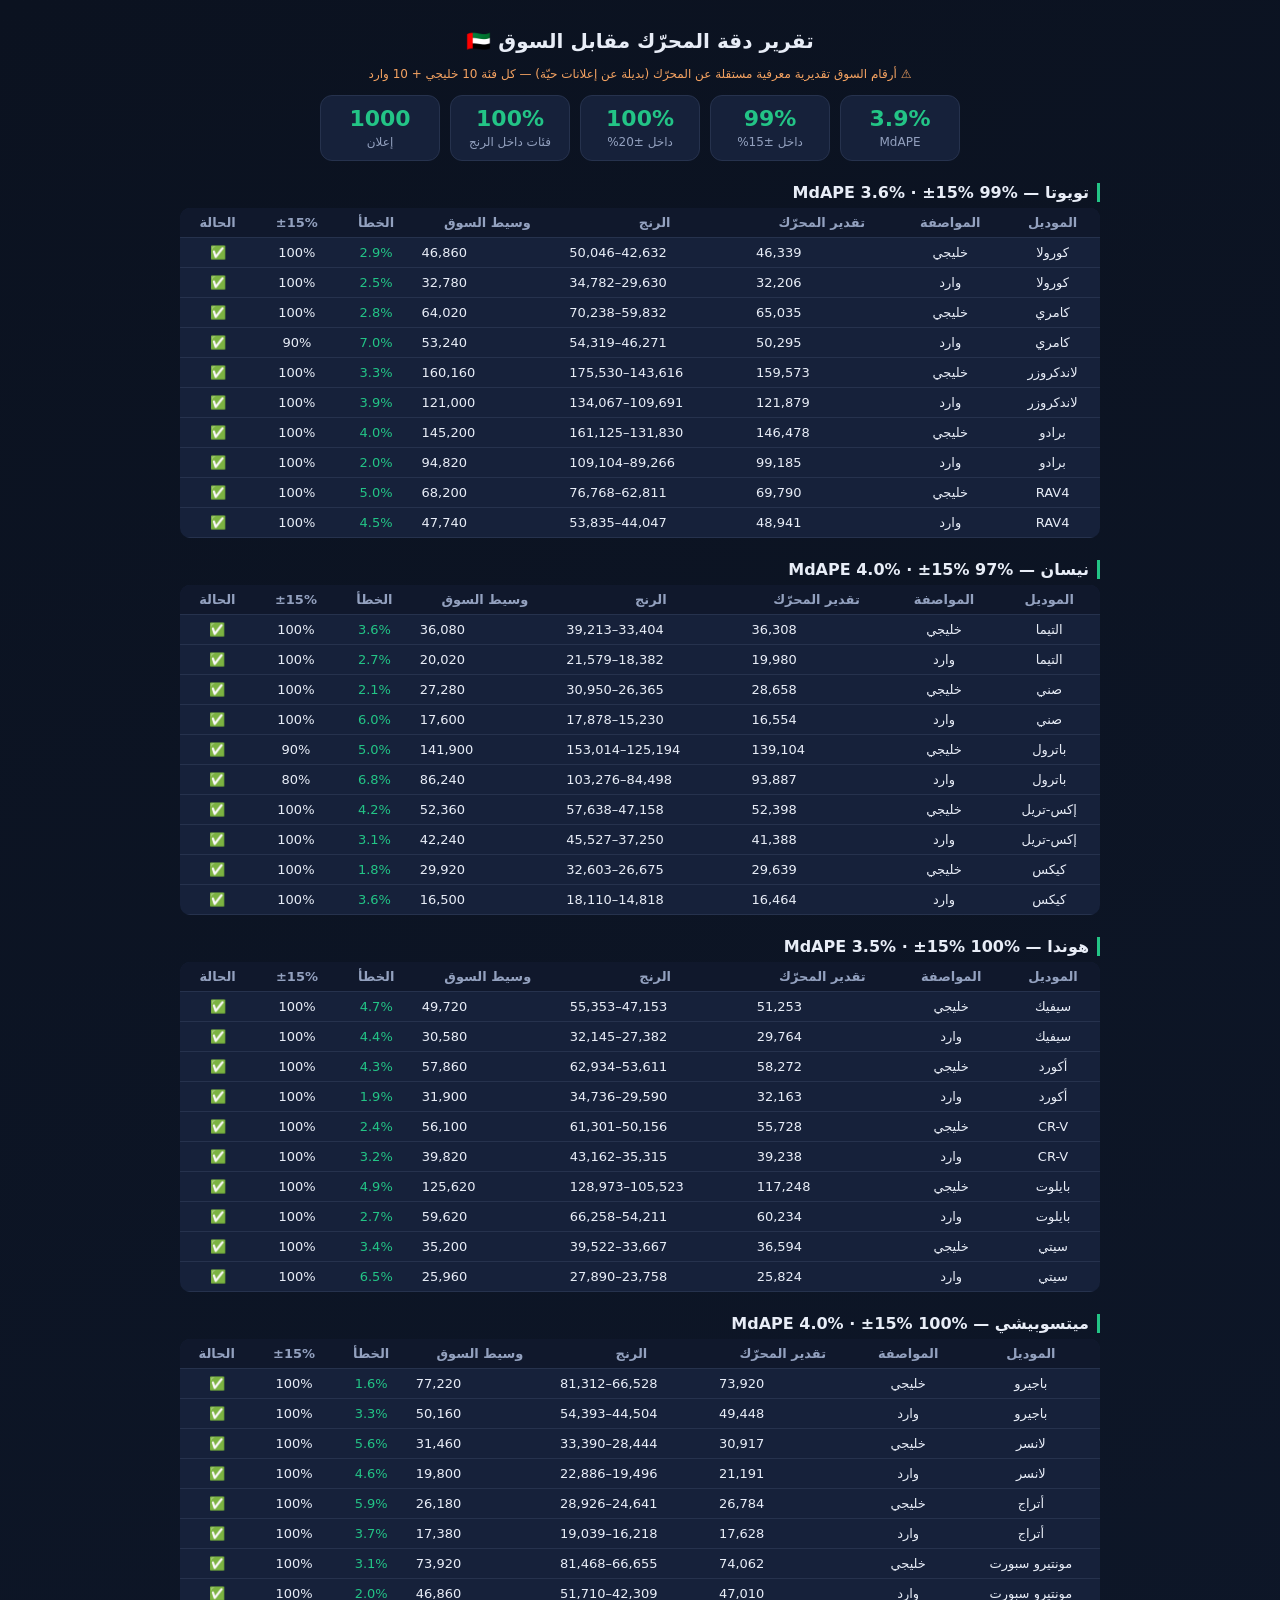
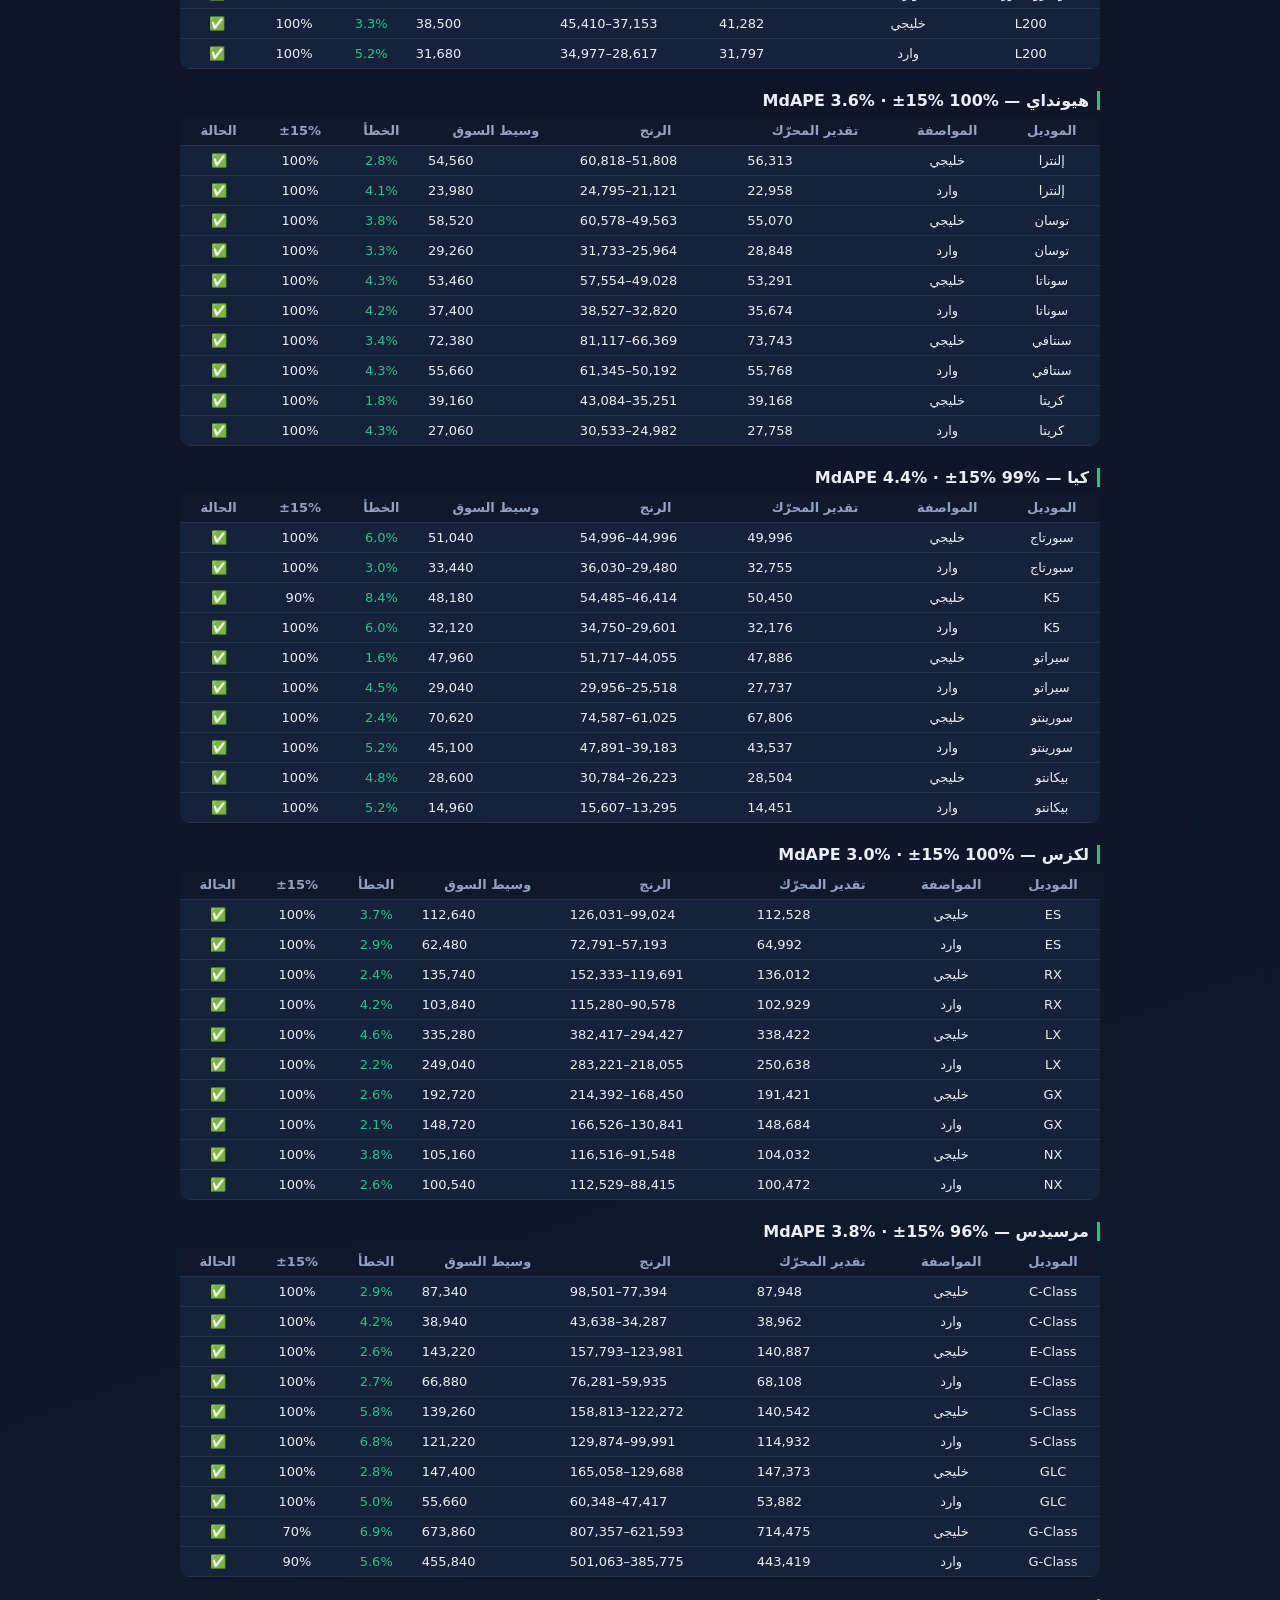
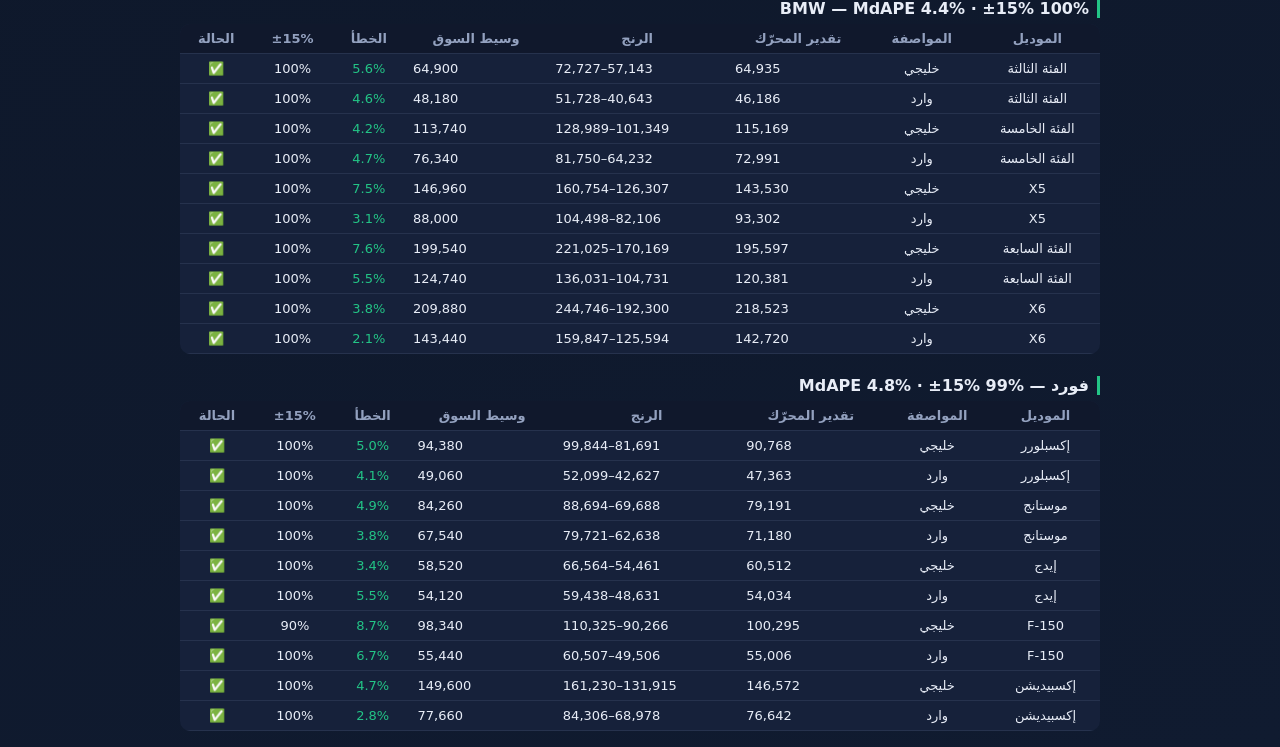
<file: pricing/web/report.html>
<!DOCTYPE html><html lang="ar" dir="rtl"><head>
<meta charset="utf-8"><meta name="viewport" content="width=device-width, initial-scale=1">
<title>تقرير المحرّك مقابل السوق</title><style>
:root{--bg:#0b1220;--card:#16213a;--line:#26324d;--txt:#e8edf7;--muted:#93a1bf;
--ok:#23c486;--warn:#f4a261}
*{box-sizing:border-box}body{margin:0;font-family:system-ui,Tahoma,Arial,sans-serif;
background:linear-gradient(160deg,#0b1220,#101b30);color:var(--txt);padding:16px}
.wrap{max-width:920px;margin:0 auto}h1{font-size:20px;text-align:center}
.note{color:var(--warn);font-size:12px;text-align:center;margin-bottom:14px}
.kpis{display:flex;gap:10px;flex-wrap:wrap;justify-content:center;margin:14px 0}
.kpi{background:var(--card);border:1px solid var(--line);border-radius:12px;
padding:10px 16px;text-align:center;min-width:120px}
.kpi b{display:block;font-size:22px;color:var(--ok)}.kpi span{color:var(--muted);font-size:12px}
h2{font-size:16px;margin:22px 0 6px;border-right:3px solid var(--ok);padding-right:8px}
table{width:100%;border-collapse:collapse;font-size:13px;background:var(--card);
border-radius:10px;overflow:hidden}th,td{padding:7px 8px;border-bottom:1px solid var(--line);
text-align:center}th{color:var(--muted);font-weight:600;background:#10182c}
td.r{text-align:left;font-variant-numeric:tabular-nums}
.ok{color:var(--ok)}.warn{color:var(--warn)}</style></head><body><div class="wrap">
<h1>تقرير دقة المحرّك مقابل السوق 🇦🇪</h1>
<div class="note">⚠️ أرقام السوق تقديرية معرفية مستقلة عن المحرّك (بديلة عن إعلانات حيّة) — كل فئة 10 خليجي + 10 وارد</div>
<div class="kpis"><div class="kpi"><b>3.9%</b><span>MdAPE</span></div><div class="kpi"><b>99%</b><span>داخل ±15%</span></div><div class="kpi"><b>100%</b><span>داخل ±20%</span></div><div class="kpi"><b>100%</b><span>فئات داخل الرنج</span></div><div class="kpi"><b>1000</b><span>إعلان</span></div></div><h2>تويوتا — MdAPE 3.6% · ±15% 99%</h2><table><tr><th>الموديل</th><th>المواصفة</th><th>تقدير المحرّك</th><th>الرنج</th><th>وسيط السوق</th><th>الخطأ</th><th>±15%</th><th>الحالة</th></tr><tr><td>كورولا</td><td>خليجي</td><td class="r">46,339</td><td class="r">42,632–50,046</td><td class="r">46,860</td><td class="ok">2.9%</td><td>100%</td><td>✅</td></tr><tr><td>كورولا</td><td>وارد</td><td class="r">32,206</td><td class="r">29,630–34,782</td><td class="r">32,780</td><td class="ok">2.5%</td><td>100%</td><td>✅</td></tr><tr><td>كامري</td><td>خليجي</td><td class="r">65,035</td><td class="r">59,832–70,238</td><td class="r">64,020</td><td class="ok">2.8%</td><td>100%</td><td>✅</td></tr><tr><td>كامري</td><td>وارد</td><td class="r">50,295</td><td class="r">46,271–54,319</td><td class="r">53,240</td><td class="ok">7.0%</td><td>90%</td><td>✅</td></tr><tr><td>لاندكروزر</td><td>خليجي</td><td class="r">159,573</td><td class="r">143,616–175,530</td><td class="r">160,160</td><td class="ok">3.3%</td><td>100%</td><td>✅</td></tr><tr><td>لاندكروزر</td><td>وارد</td><td class="r">121,879</td><td class="r">109,691–134,067</td><td class="r">121,000</td><td class="ok">3.9%</td><td>100%</td><td>✅</td></tr><tr><td>برادو</td><td>خليجي</td><td class="r">146,478</td><td class="r">131,830–161,125</td><td class="r">145,200</td><td class="ok">4.0%</td><td>100%</td><td>✅</td></tr><tr><td>برادو</td><td>وارد</td><td class="r">99,185</td><td class="r">89,266–109,104</td><td class="r">94,820</td><td class="ok">2.0%</td><td>100%</td><td>✅</td></tr><tr><td>RAV4</td><td>خليجي</td><td class="r">69,790</td><td class="r">62,811–76,768</td><td class="r">68,200</td><td class="ok">5.0%</td><td>100%</td><td>✅</td></tr><tr><td>RAV4</td><td>وارد</td><td class="r">48,941</td><td class="r">44,047–53,835</td><td class="r">47,740</td><td class="ok">4.5%</td><td>100%</td><td>✅</td></tr></table><h2>نيسان — MdAPE 4.0% · ±15% 97%</h2><table><tr><th>الموديل</th><th>المواصفة</th><th>تقدير المحرّك</th><th>الرنج</th><th>وسيط السوق</th><th>الخطأ</th><th>±15%</th><th>الحالة</th></tr><tr><td>التيما</td><td>خليجي</td><td class="r">36,308</td><td class="r">33,404–39,213</td><td class="r">36,080</td><td class="ok">3.6%</td><td>100%</td><td>✅</td></tr><tr><td>التيما</td><td>وارد</td><td class="r">19,980</td><td class="r">18,382–21,579</td><td class="r">20,020</td><td class="ok">2.7%</td><td>100%</td><td>✅</td></tr><tr><td>صني</td><td>خليجي</td><td class="r">28,658</td><td class="r">26,365–30,950</td><td class="r">27,280</td><td class="ok">2.1%</td><td>100%</td><td>✅</td></tr><tr><td>صني</td><td>وارد</td><td class="r">16,554</td><td class="r">15,230–17,878</td><td class="r">17,600</td><td class="ok">6.0%</td><td>100%</td><td>✅</td></tr><tr><td>باترول</td><td>خليجي</td><td class="r">139,104</td><td class="r">125,194–153,014</td><td class="r">141,900</td><td class="ok">5.0%</td><td>90%</td><td>✅</td></tr><tr><td>باترول</td><td>وارد</td><td class="r">93,887</td><td class="r">84,498–103,276</td><td class="r">86,240</td><td class="ok">6.8%</td><td>80%</td><td>✅</td></tr><tr><td>إكس-تريل</td><td>خليجي</td><td class="r">52,398</td><td class="r">47,158–57,638</td><td class="r">52,360</td><td class="ok">4.2%</td><td>100%</td><td>✅</td></tr><tr><td>إكس-تريل</td><td>وارد</td><td class="r">41,388</td><td class="r">37,250–45,527</td><td class="r">42,240</td><td class="ok">3.1%</td><td>100%</td><td>✅</td></tr><tr><td>كيكس</td><td>خليجي</td><td class="r">29,639</td><td class="r">26,675–32,603</td><td class="r">29,920</td><td class="ok">1.8%</td><td>100%</td><td>✅</td></tr><tr><td>كيكس</td><td>وارد</td><td class="r">16,464</td><td class="r">14,818–18,110</td><td class="r">16,500</td><td class="ok">3.6%</td><td>100%</td><td>✅</td></tr></table><h2>هوندا — MdAPE 3.5% · ±15% 100%</h2><table><tr><th>الموديل</th><th>المواصفة</th><th>تقدير المحرّك</th><th>الرنج</th><th>وسيط السوق</th><th>الخطأ</th><th>±15%</th><th>الحالة</th></tr><tr><td>سيفيك</td><td>خليجي</td><td class="r">51,253</td><td class="r">47,153–55,353</td><td class="r">49,720</td><td class="ok">4.7%</td><td>100%</td><td>✅</td></tr><tr><td>سيفيك</td><td>وارد</td><td class="r">29,764</td><td class="r">27,382–32,145</td><td class="r">30,580</td><td class="ok">4.4%</td><td>100%</td><td>✅</td></tr><tr><td>أكورد</td><td>خليجي</td><td class="r">58,272</td><td class="r">53,611–62,934</td><td class="r">57,860</td><td class="ok">4.3%</td><td>100%</td><td>✅</td></tr><tr><td>أكورد</td><td>وارد</td><td class="r">32,163</td><td class="r">29,590–34,736</td><td class="r">31,900</td><td class="ok">1.9%</td><td>100%</td><td>✅</td></tr><tr><td>CR-V</td><td>خليجي</td><td class="r">55,728</td><td class="r">50,156–61,301</td><td class="r">56,100</td><td class="ok">2.4%</td><td>100%</td><td>✅</td></tr><tr><td>CR-V</td><td>وارد</td><td class="r">39,238</td><td class="r">35,315–43,162</td><td class="r">39,820</td><td class="ok">3.2%</td><td>100%</td><td>✅</td></tr><tr><td>بايلوت</td><td>خليجي</td><td class="r">117,248</td><td class="r">105,523–128,973</td><td class="r">125,620</td><td class="ok">4.9%</td><td>100%</td><td>✅</td></tr><tr><td>بايلوت</td><td>وارد</td><td class="r">60,234</td><td class="r">54,211–66,258</td><td class="r">59,620</td><td class="ok">2.7%</td><td>100%</td><td>✅</td></tr><tr><td>سيتي</td><td>خليجي</td><td class="r">36,594</td><td class="r">33,667–39,522</td><td class="r">35,200</td><td class="ok">3.4%</td><td>100%</td><td>✅</td></tr><tr><td>سيتي</td><td>وارد</td><td class="r">25,824</td><td class="r">23,758–27,890</td><td class="r">25,960</td><td class="ok">6.5%</td><td>100%</td><td>✅</td></tr></table><h2>ميتسوبيشي — MdAPE 4.0% · ±15% 100%</h2><table><tr><th>الموديل</th><th>المواصفة</th><th>تقدير المحرّك</th><th>الرنج</th><th>وسيط السوق</th><th>الخطأ</th><th>±15%</th><th>الحالة</th></tr><tr><td>باجيرو</td><td>خليجي</td><td class="r">73,920</td><td class="r">66,528–81,312</td><td class="r">77,220</td><td class="ok">1.6%</td><td>100%</td><td>✅</td></tr><tr><td>باجيرو</td><td>وارد</td><td class="r">49,448</td><td class="r">44,504–54,393</td><td class="r">50,160</td><td class="ok">3.3%</td><td>100%</td><td>✅</td></tr><tr><td>لانسر</td><td>خليجي</td><td class="r">30,917</td><td class="r">28,444–33,390</td><td class="r">31,460</td><td class="ok">5.6%</td><td>100%</td><td>✅</td></tr><tr><td>لانسر</td><td>وارد</td><td class="r">21,191</td><td class="r">19,496–22,886</td><td class="r">19,800</td><td class="ok">4.6%</td><td>100%</td><td>✅</td></tr><tr><td>أتراج</td><td>خليجي</td><td class="r">26,784</td><td class="r">24,641–28,926</td><td class="r">26,180</td><td class="ok">5.9%</td><td>100%</td><td>✅</td></tr><tr><td>أتراج</td><td>وارد</td><td class="r">17,628</td><td class="r">16,218–19,039</td><td class="r">17,380</td><td class="ok">3.7%</td><td>100%</td><td>✅</td></tr><tr><td>مونتيرو سبورت</td><td>خليجي</td><td class="r">74,062</td><td class="r">66,655–81,468</td><td class="r">73,920</td><td class="ok">3.1%</td><td>100%</td><td>✅</td></tr><tr><td>مونتيرو سبورت</td><td>وارد</td><td class="r">47,010</td><td class="r">42,309–51,710</td><td class="r">46,860</td><td class="ok">2.0%</td><td>100%</td><td>✅</td></tr><tr><td>L200</td><td>خليجي</td><td class="r">41,282</td><td class="r">37,153–45,410</td><td class="r">38,500</td><td class="ok">3.3%</td><td>100%</td><td>✅</td></tr><tr><td>L200</td><td>وارد</td><td class="r">31,797</td><td class="r">28,617–34,977</td><td class="r">31,680</td><td class="ok">5.2%</td><td>100%</td><td>✅</td></tr></table><h2>هيونداي — MdAPE 3.6% · ±15% 100%</h2><table><tr><th>الموديل</th><th>المواصفة</th><th>تقدير المحرّك</th><th>الرنج</th><th>وسيط السوق</th><th>الخطأ</th><th>±15%</th><th>الحالة</th></tr><tr><td>إلنترا</td><td>خليجي</td><td class="r">56,313</td><td class="r">51,808–60,818</td><td class="r">54,560</td><td class="ok">2.8%</td><td>100%</td><td>✅</td></tr><tr><td>إلنترا</td><td>وارد</td><td class="r">22,958</td><td class="r">21,121–24,795</td><td class="r">23,980</td><td class="ok">4.1%</td><td>100%</td><td>✅</td></tr><tr><td>توسان</td><td>خليجي</td><td class="r">55,070</td><td class="r">49,563–60,578</td><td class="r">58,520</td><td class="ok">3.8%</td><td>100%</td><td>✅</td></tr><tr><td>توسان</td><td>وارد</td><td class="r">28,848</td><td class="r">25,964–31,733</td><td class="r">29,260</td><td class="ok">3.3%</td><td>100%</td><td>✅</td></tr><tr><td>سوناتا</td><td>خليجي</td><td class="r">53,291</td><td class="r">49,028–57,554</td><td class="r">53,460</td><td class="ok">4.3%</td><td>100%</td><td>✅</td></tr><tr><td>سوناتا</td><td>وارد</td><td class="r">35,674</td><td class="r">32,820–38,527</td><td class="r">37,400</td><td class="ok">4.2%</td><td>100%</td><td>✅</td></tr><tr><td>سنتافي</td><td>خليجي</td><td class="r">73,743</td><td class="r">66,369–81,117</td><td class="r">72,380</td><td class="ok">3.4%</td><td>100%</td><td>✅</td></tr><tr><td>سنتافي</td><td>وارد</td><td class="r">55,768</td><td class="r">50,192–61,345</td><td class="r">55,660</td><td class="ok">4.3%</td><td>100%</td><td>✅</td></tr><tr><td>كريتا</td><td>خليجي</td><td class="r">39,168</td><td class="r">35,251–43,084</td><td class="r">39,160</td><td class="ok">1.8%</td><td>100%</td><td>✅</td></tr><tr><td>كريتا</td><td>وارد</td><td class="r">27,758</td><td class="r">24,982–30,533</td><td class="r">27,060</td><td class="ok">4.3%</td><td>100%</td><td>✅</td></tr></table><h2>كيا — MdAPE 4.4% · ±15% 99%</h2><table><tr><th>الموديل</th><th>المواصفة</th><th>تقدير المحرّك</th><th>الرنج</th><th>وسيط السوق</th><th>الخطأ</th><th>±15%</th><th>الحالة</th></tr><tr><td>سبورتاج</td><td>خليجي</td><td class="r">49,996</td><td class="r">44,996–54,996</td><td class="r">51,040</td><td class="ok">6.0%</td><td>100%</td><td>✅</td></tr><tr><td>سبورتاج</td><td>وارد</td><td class="r">32,755</td><td class="r">29,480–36,030</td><td class="r">33,440</td><td class="ok">3.0%</td><td>100%</td><td>✅</td></tr><tr><td>K5</td><td>خليجي</td><td class="r">50,450</td><td class="r">46,414–54,485</td><td class="r">48,180</td><td class="ok">8.4%</td><td>90%</td><td>✅</td></tr><tr><td>K5</td><td>وارد</td><td class="r">32,176</td><td class="r">29,601–34,750</td><td class="r">32,120</td><td class="ok">6.0%</td><td>100%</td><td>✅</td></tr><tr><td>سيراتو</td><td>خليجي</td><td class="r">47,886</td><td class="r">44,055–51,717</td><td class="r">47,960</td><td class="ok">1.6%</td><td>100%</td><td>✅</td></tr><tr><td>سيراتو</td><td>وارد</td><td class="r">27,737</td><td class="r">25,518–29,956</td><td class="r">29,040</td><td class="ok">4.5%</td><td>100%</td><td>✅</td></tr><tr><td>سورينتو</td><td>خليجي</td><td class="r">67,806</td><td class="r">61,025–74,587</td><td class="r">70,620</td><td class="ok">2.4%</td><td>100%</td><td>✅</td></tr><tr><td>سورينتو</td><td>وارد</td><td class="r">43,537</td><td class="r">39,183–47,891</td><td class="r">45,100</td><td class="ok">5.2%</td><td>100%</td><td>✅</td></tr><tr><td>بيكانتو</td><td>خليجي</td><td class="r">28,504</td><td class="r">26,223–30,784</td><td class="r">28,600</td><td class="ok">4.8%</td><td>100%</td><td>✅</td></tr><tr><td>بيكانتو</td><td>وارد</td><td class="r">14,451</td><td class="r">13,295–15,607</td><td class="r">14,960</td><td class="ok">5.2%</td><td>100%</td><td>✅</td></tr></table><h2>لكزس — MdAPE 3.0% · ±15% 100%</h2><table><tr><th>الموديل</th><th>المواصفة</th><th>تقدير المحرّك</th><th>الرنج</th><th>وسيط السوق</th><th>الخطأ</th><th>±15%</th><th>الحالة</th></tr><tr><td>ES</td><td>خليجي</td><td class="r">112,528</td><td class="r">99,024–126,031</td><td class="r">112,640</td><td class="ok">3.7%</td><td>100%</td><td>✅</td></tr><tr><td>ES</td><td>وارد</td><td class="r">64,992</td><td class="r">57,193–72,791</td><td class="r">62,480</td><td class="ok">2.9%</td><td>100%</td><td>✅</td></tr><tr><td>RX</td><td>خليجي</td><td class="r">136,012</td><td class="r">119,691–152,333</td><td class="r">135,740</td><td class="ok">2.4%</td><td>100%</td><td>✅</td></tr><tr><td>RX</td><td>وارد</td><td class="r">102,929</td><td class="r">90,578–115,280</td><td class="r">103,840</td><td class="ok">4.2%</td><td>100%</td><td>✅</td></tr><tr><td>LX</td><td>خليجي</td><td class="r">338,422</td><td class="r">294,427–382,417</td><td class="r">335,280</td><td class="ok">4.6%</td><td>100%</td><td>✅</td></tr><tr><td>LX</td><td>وارد</td><td class="r">250,638</td><td class="r">218,055–283,221</td><td class="r">249,040</td><td class="ok">2.2%</td><td>100%</td><td>✅</td></tr><tr><td>GX</td><td>خليجي</td><td class="r">191,421</td><td class="r">168,450–214,392</td><td class="r">192,720</td><td class="ok">2.6%</td><td>100%</td><td>✅</td></tr><tr><td>GX</td><td>وارد</td><td class="r">148,684</td><td class="r">130,841–166,526</td><td class="r">148,720</td><td class="ok">2.1%</td><td>100%</td><td>✅</td></tr><tr><td>NX</td><td>خليجي</td><td class="r">104,032</td><td class="r">91,548–116,516</td><td class="r">105,160</td><td class="ok">3.8%</td><td>100%</td><td>✅</td></tr><tr><td>NX</td><td>وارد</td><td class="r">100,472</td><td class="r">88,415–112,529</td><td class="r">100,540</td><td class="ok">2.6%</td><td>100%</td><td>✅</td></tr></table><h2>مرسيدس — MdAPE 3.8% · ±15% 96%</h2><table><tr><th>الموديل</th><th>المواصفة</th><th>تقدير المحرّك</th><th>الرنج</th><th>وسيط السوق</th><th>الخطأ</th><th>±15%</th><th>الحالة</th></tr><tr><td>C-Class</td><td>خليجي</td><td class="r">87,948</td><td class="r">77,394–98,501</td><td class="r">87,340</td><td class="ok">2.9%</td><td>100%</td><td>✅</td></tr><tr><td>C-Class</td><td>وارد</td><td class="r">38,962</td><td class="r">34,287–43,638</td><td class="r">38,940</td><td class="ok">4.2%</td><td>100%</td><td>✅</td></tr><tr><td>E-Class</td><td>خليجي</td><td class="r">140,887</td><td class="r">123,981–157,793</td><td class="r">143,220</td><td class="ok">2.6%</td><td>100%</td><td>✅</td></tr><tr><td>E-Class</td><td>وارد</td><td class="r">68,108</td><td class="r">59,935–76,281</td><td class="r">66,880</td><td class="ok">2.7%</td><td>100%</td><td>✅</td></tr><tr><td>S-Class</td><td>خليجي</td><td class="r">140,542</td><td class="r">122,272–158,813</td><td class="r">139,260</td><td class="ok">5.8%</td><td>100%</td><td>✅</td></tr><tr><td>S-Class</td><td>وارد</td><td class="r">114,932</td><td class="r">99,991–129,874</td><td class="r">121,220</td><td class="ok">6.8%</td><td>100%</td><td>✅</td></tr><tr><td>GLC</td><td>خليجي</td><td class="r">147,373</td><td class="r">129,688–165,058</td><td class="r">147,400</td><td class="ok">2.8%</td><td>100%</td><td>✅</td></tr><tr><td>GLC</td><td>وارد</td><td class="r">53,882</td><td class="r">47,417–60,348</td><td class="r">55,660</td><td class="ok">5.0%</td><td>100%</td><td>✅</td></tr><tr><td>G-Class</td><td>خليجي</td><td class="r">714,475</td><td class="r">621,593–807,357</td><td class="r">673,860</td><td class="ok">6.9%</td><td>70%</td><td>✅</td></tr><tr><td>G-Class</td><td>وارد</td><td class="r">443,419</td><td class="r">385,775–501,063</td><td class="r">455,840</td><td class="ok">5.6%</td><td>90%</td><td>✅</td></tr></table><h2>BMW — MdAPE 4.4% · ±15% 100%</h2><table><tr><th>الموديل</th><th>المواصفة</th><th>تقدير المحرّك</th><th>الرنج</th><th>وسيط السوق</th><th>الخطأ</th><th>±15%</th><th>الحالة</th></tr><tr><td>الفئة الثالثة</td><td>خليجي</td><td class="r">64,935</td><td class="r">57,143–72,727</td><td class="r">64,900</td><td class="ok">5.6%</td><td>100%</td><td>✅</td></tr><tr><td>الفئة الثالثة</td><td>وارد</td><td class="r">46,186</td><td class="r">40,643–51,728</td><td class="r">48,180</td><td class="ok">4.6%</td><td>100%</td><td>✅</td></tr><tr><td>الفئة الخامسة</td><td>خليجي</td><td class="r">115,169</td><td class="r">101,349–128,989</td><td class="r">113,740</td><td class="ok">4.2%</td><td>100%</td><td>✅</td></tr><tr><td>الفئة الخامسة</td><td>وارد</td><td class="r">72,991</td><td class="r">64,232–81,750</td><td class="r">76,340</td><td class="ok">4.7%</td><td>100%</td><td>✅</td></tr><tr><td>X5</td><td>خليجي</td><td class="r">143,530</td><td class="r">126,307–160,754</td><td class="r">146,960</td><td class="ok">7.5%</td><td>100%</td><td>✅</td></tr><tr><td>X5</td><td>وارد</td><td class="r">93,302</td><td class="r">82,106–104,498</td><td class="r">88,000</td><td class="ok">3.1%</td><td>100%</td><td>✅</td></tr><tr><td>الفئة السابعة</td><td>خليجي</td><td class="r">195,597</td><td class="r">170,169–221,025</td><td class="r">199,540</td><td class="ok">7.6%</td><td>100%</td><td>✅</td></tr><tr><td>الفئة السابعة</td><td>وارد</td><td class="r">120,381</td><td class="r">104,731–136,031</td><td class="r">124,740</td><td class="ok">5.5%</td><td>100%</td><td>✅</td></tr><tr><td>X6</td><td>خليجي</td><td class="r">218,523</td><td class="r">192,300–244,746</td><td class="r">209,880</td><td class="ok">3.8%</td><td>100%</td><td>✅</td></tr><tr><td>X6</td><td>وارد</td><td class="r">142,720</td><td class="r">125,594–159,847</td><td class="r">143,440</td><td class="ok">2.1%</td><td>100%</td><td>✅</td></tr></table><h2>فورد — MdAPE 4.8% · ±15% 99%</h2><table><tr><th>الموديل</th><th>المواصفة</th><th>تقدير المحرّك</th><th>الرنج</th><th>وسيط السوق</th><th>الخطأ</th><th>±15%</th><th>الحالة</th></tr><tr><td>إكسبلورر</td><td>خليجي</td><td class="r">90,768</td><td class="r">81,691–99,844</td><td class="r">94,380</td><td class="ok">5.0%</td><td>100%</td><td>✅</td></tr><tr><td>إكسبلورر</td><td>وارد</td><td class="r">47,363</td><td class="r">42,627–52,099</td><td class="r">49,060</td><td class="ok">4.1%</td><td>100%</td><td>✅</td></tr><tr><td>موستانج</td><td>خليجي</td><td class="r">79,191</td><td class="r">69,688–88,694</td><td class="r">84,260</td><td class="ok">4.9%</td><td>100%</td><td>✅</td></tr><tr><td>موستانج</td><td>وارد</td><td class="r">71,180</td><td class="r">62,638–79,721</td><td class="r">67,540</td><td class="ok">3.8%</td><td>100%</td><td>✅</td></tr><tr><td>إيدج</td><td>خليجي</td><td class="r">60,512</td><td class="r">54,461–66,564</td><td class="r">58,520</td><td class="ok">3.4%</td><td>100%</td><td>✅</td></tr><tr><td>إيدج</td><td>وارد</td><td class="r">54,034</td><td class="r">48,631–59,438</td><td class="r">54,120</td><td class="ok">5.5%</td><td>100%</td><td>✅</td></tr><tr><td>F-150</td><td>خليجي</td><td class="r">100,295</td><td class="r">90,266–110,325</td><td class="r">98,340</td><td class="ok">8.7%</td><td>90%</td><td>✅</td></tr><tr><td>F-150</td><td>وارد</td><td class="r">55,006</td><td class="r">49,506–60,507</td><td class="r">55,440</td><td class="ok">6.7%</td><td>100%</td><td>✅</td></tr><tr><td>إكسبيديشن</td><td>خليجي</td><td class="r">146,572</td><td class="r">131,915–161,230</td><td class="r">149,600</td><td class="ok">4.7%</td><td>100%</td><td>✅</td></tr><tr><td>إكسبيديشن</td><td>وارد</td><td class="r">76,642</td><td class="r">68,978–84,306</td><td class="r">77,660</td><td class="ok">2.8%</td><td>100%</td><td>✅</td></tr></table></div></body></html>
</file>
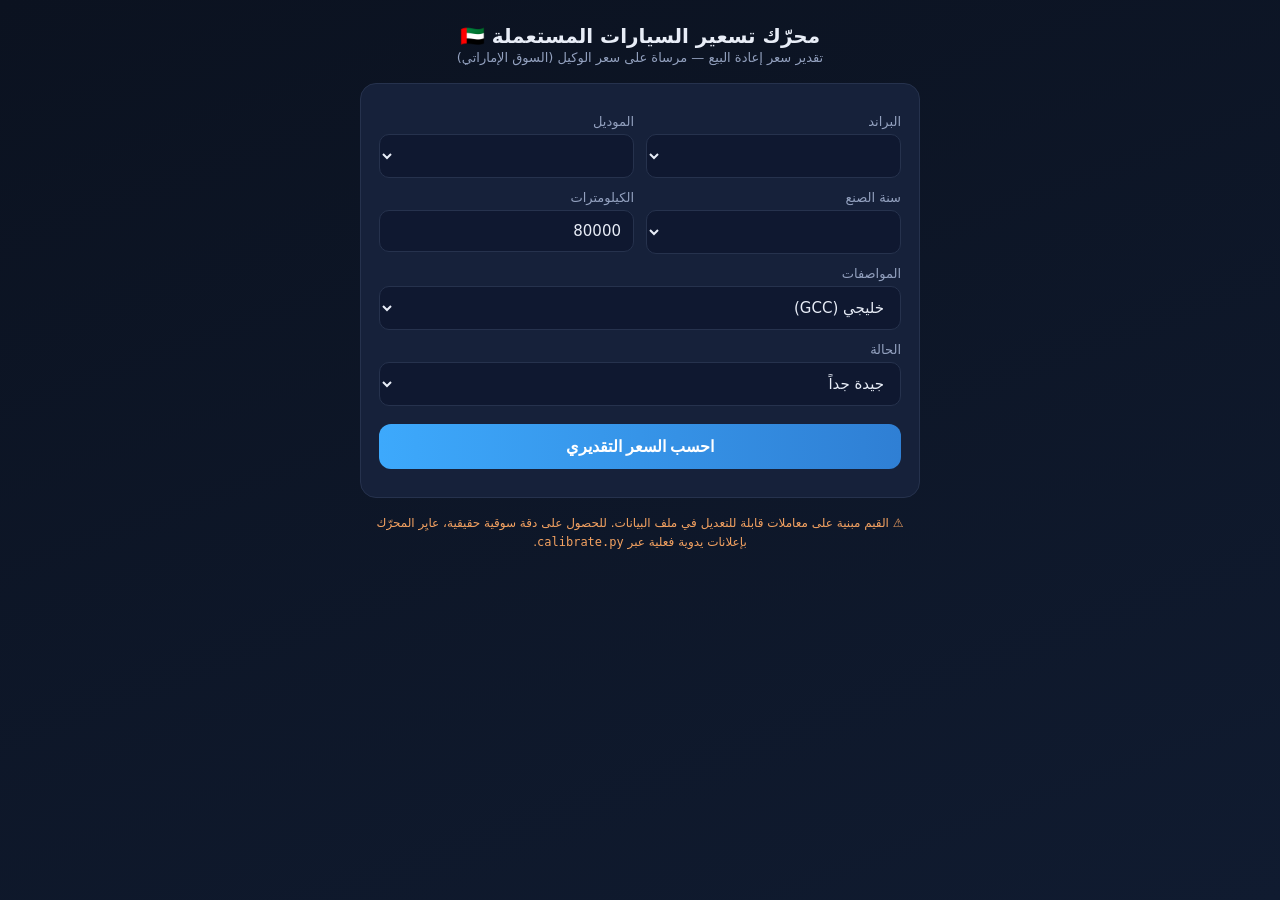
<file: pricing/web/template.html>
<!DOCTYPE html>
<html lang="ar" dir="rtl">
<head>
<meta charset="utf-8">
<meta name="viewport" content="width=device-width, initial-scale=1">
<title>محرّك تسعير السيارات المستعملة — الإمارات 🇦🇪</title>
<style>
  :root{
    --bg:#0e1726; --card:#16213a; --line:#26324d; --txt:#e8edf7;
    --muted:#93a1bf; --accent:#3da9fc; --accent2:#23c486; --warn:#f4a261;
  }
  *{box-sizing:border-box}
  body{
    margin:0; font-family:system-ui,"Segoe UI",Tahoma,Arial,sans-serif;
    background:linear-gradient(160deg,#0b1220,#101b30); color:var(--txt);
    min-height:100vh; padding:18px;
  }
  .wrap{max-width:560px; margin:0 auto}
  h1{font-size:20px; margin:6px 0 2px; text-align:center}
  .sub{color:var(--muted); text-align:center; font-size:13px; margin-bottom:18px}
  .card{background:var(--card); border:1px solid var(--line); border-radius:16px; padding:18px; margin-bottom:16px}
  label{display:block; font-size:13px; color:var(--muted); margin:12px 0 5px}
  select,input{
    width:100%; padding:11px 12px; border-radius:10px; border:1px solid var(--line);
    background:#0f1830; color:var(--txt); font-size:15px; font-family:inherit;
  }
  .row{display:flex; gap:12px}
  .row>div{flex:1}
  button{
    width:100%; margin-top:18px; padding:13px; border:0; border-radius:12px;
    background:linear-gradient(90deg,var(--accent),#2f7fd4); color:#fff;
    font-size:16px; font-weight:700; cursor:pointer;
  }
  button:active{transform:translateY(1px)}
  .price{font-size:34px; font-weight:800; color:var(--accent2); text-align:center; margin:4px 0}
  .price small{font-size:16px; color:var(--muted); font-weight:500}
  .ttl{text-align:center; color:var(--muted); font-size:13px}
  table{width:100%; border-collapse:collapse; margin-top:14px; font-size:13.5px}
  td{padding:7px 4px; border-bottom:1px solid var(--line)}
  td:last-child{text-align:left; color:var(--txt); font-variant-numeric:tabular-nums}
  td:first-child{color:var(--muted)}
  .hide{display:none}
  .note{color:var(--warn); font-size:12px; text-align:center; margin-top:14px; line-height:1.6}
  .err{color:#ff7a7a; text-align:center; margin-top:10px}
</style>
</head>
<body>
<div class="wrap">
  <h1>محرّك تسعير السيارات المستعملة 🇦🇪</h1>
  <div class="sub">تقدير سعر إعادة البيع — مرساة على سعر الوكيل (السوق الإماراتي)</div>

  <div class="card">
    <div class="row">
      <div>
        <label>البراند</label>
        <select id="brand"></select>
      </div>
      <div>
        <label>الموديل</label>
        <select id="model"></select>
      </div>
    </div>

    <div class="row">
      <div>
        <label>سنة الصنع</label>
        <select id="year"></select>
      </div>
      <div>
        <label>الكيلومترات</label>
        <input id="km" type="number" min="0" step="1000" value="80000" inputmode="numeric">
      </div>
    </div>

    <label>المواصفات</label>
    <select id="spec">
      <option value="gcc">خليجي (GCC)</option>
      <option value="imported">وارد (أمريكي/كندي)</option>
    </select>

    <label>الحالة</label>
    <select id="condition">
      <option value="excellent">ممتازة</option>
      <option value="very_good" selected>جيدة جداً</option>
      <option value="good">جيدة</option>
      <option value="fair">مقبولة</option>
      <option value="needs_work">تحتاج صيانة</option>
    </select>

    <button id="calc">احسب السعر التقديري</button>
    <div id="err" class="err"></div>
  </div>

  <div id="result" class="card hide">
    <div class="ttl">السعر التقديري لإعادة البيع</div>
    <div class="price"><span id="priceVal">—</span> <small>درهم</small></div>
    <table id="breakdown"></table>
  </div>

  <div class="note">
    ⚠️ القيم مبنية على معاملات قابلة للتعديل في ملف البيانات. للحصول على دقة سوقية حقيقية،
    عايِر المحرّك بإعلانات يدوية فعلية عبر <code>calibrate.py</code>.
  </div>
</div>

<script>/*__PRICING_DATA__*/</script>
<script>
const D = window.PRICING_DATA;
const CUR_YEAR = 2026;
const $ = id => document.getElementById(id);

// ——— نفس معادلة المحرّك (engine.py) بالـJS ———
function modelRetention(brand, model, age){
  // تجاوز طبقة الاحتفاظ لكل موديل إن وُجد، وإلا طبقة البراند
  const tierName = D.brands[brand].models[model].retention_tier || D.brand_tier[brand];
  const tier = D.retention_tiers[tierName];
  if(age <= 0) return 1.0;
  const r = (1 - tier.first_year_drop) * Math.pow(1 - tier.annual_drop, age - 1);
  return Math.max(r, tier.floor);
}
function specFactor(brand, spec){
  // تجاوز معامل الوارد لكل براند إن وُجد، وإلا القيمة العامة
  const bb = (D.spec_factor_by_brand || {})[brand];
  if(bb && bb[spec] !== undefined) return bb[spec];
  return D.spec_factor[spec];
}
function kmFactor(age, km){
  const c = D.km_factor;
  const expected = Math.max(age,0) * c.baseline_km_per_year;
  const factor = 1 - ((km - expected)/10000) * c.step_per_10k;
  return Math.max(c.min, Math.min(c.max, factor));
}
function estimate(brand, model, age, km, spec, condition){
  const m = D.brands[brand].models[model];
  const f = {
    dealer_price:    m.dealer_price,
    brand_retention: modelRetention(brand, model, age),
    demand_factor:   m.demand_factor,
    km_factor:       kmFactor(age, km),
    spec_factor:     specFactor(brand, spec),
    condition_factor:D.condition_factor[condition],
  };
  const price = f.dealer_price * f.brand_retention * f.demand_factor *
                f.km_factor * f.spec_factor * f.condition_factor;
  return {price: Math.round(price), f};
}

// ——— تعبئة القوائم ———
function fillBrands(){
  const b = $('brand');
  Object.entries(D.brands).forEach(([k,v]) =>
    b.add(new Option(v.label, k)));
  fillModels();
}
function fillModels(){
  const b = $('brand').value, m = $('model');
  m.innerHTML = '';
  Object.entries(D.brands[b].models).forEach(([k,v]) =>
    m.add(new Option(v.label, k)));
}
function fillYears(){
  const y = $('year');
  for(let yr = CUR_YEAR; yr >= CUR_YEAR-15; yr--)
    y.add(new Option(yr, yr));
  y.value = CUR_YEAR - 4;
}

const fmt = n => n.toLocaleString('en-US');
const pct = n => (n*100).toFixed(1) + '%';

function calc(){
  $('err').textContent = '';
  const brand = $('brand').value, model = $('model').value;
  const age = CUR_YEAR - parseInt($('year').value, 10);
  const km = parseInt($('km').value, 10);
  if(isNaN(km) || km < 0){ $('err').textContent = 'أدخل كيلومترات صحيحة'; return; }

  const {price, f} = estimate(brand, model, age, km,
                              $('spec').value, $('condition').value);
  $('priceVal').textContent = fmt(price);
  $('breakdown').innerHTML = `
    <tr><td>سعر الوكيل (جديد)</td><td>${fmt(f.dealer_price)} د</td></tr>
    <tr><td>احتفاظ البراند (${age} سنة)</td><td>${pct(f.brand_retention)}</td></tr>
    <tr><td>عامل الطلب للموديل</td><td>${pct(f.demand_factor)}</td></tr>
    <tr><td>معامل الكيلومترات</td><td>${pct(f.km_factor)}</td></tr>
    <tr><td>معامل المواصفات</td><td>${pct(f.spec_factor)}</td></tr>
    <tr><td>معامل الحالة</td><td>${pct(f.condition_factor)}</td></tr>`;
  $('result').classList.remove('hide');
}

$('brand').addEventListener('change', fillModels);
$('calc').addEventListener('click', calc);
fillBrands(); fillYears(); calc();
</script>
</body>
</html>
</file>
